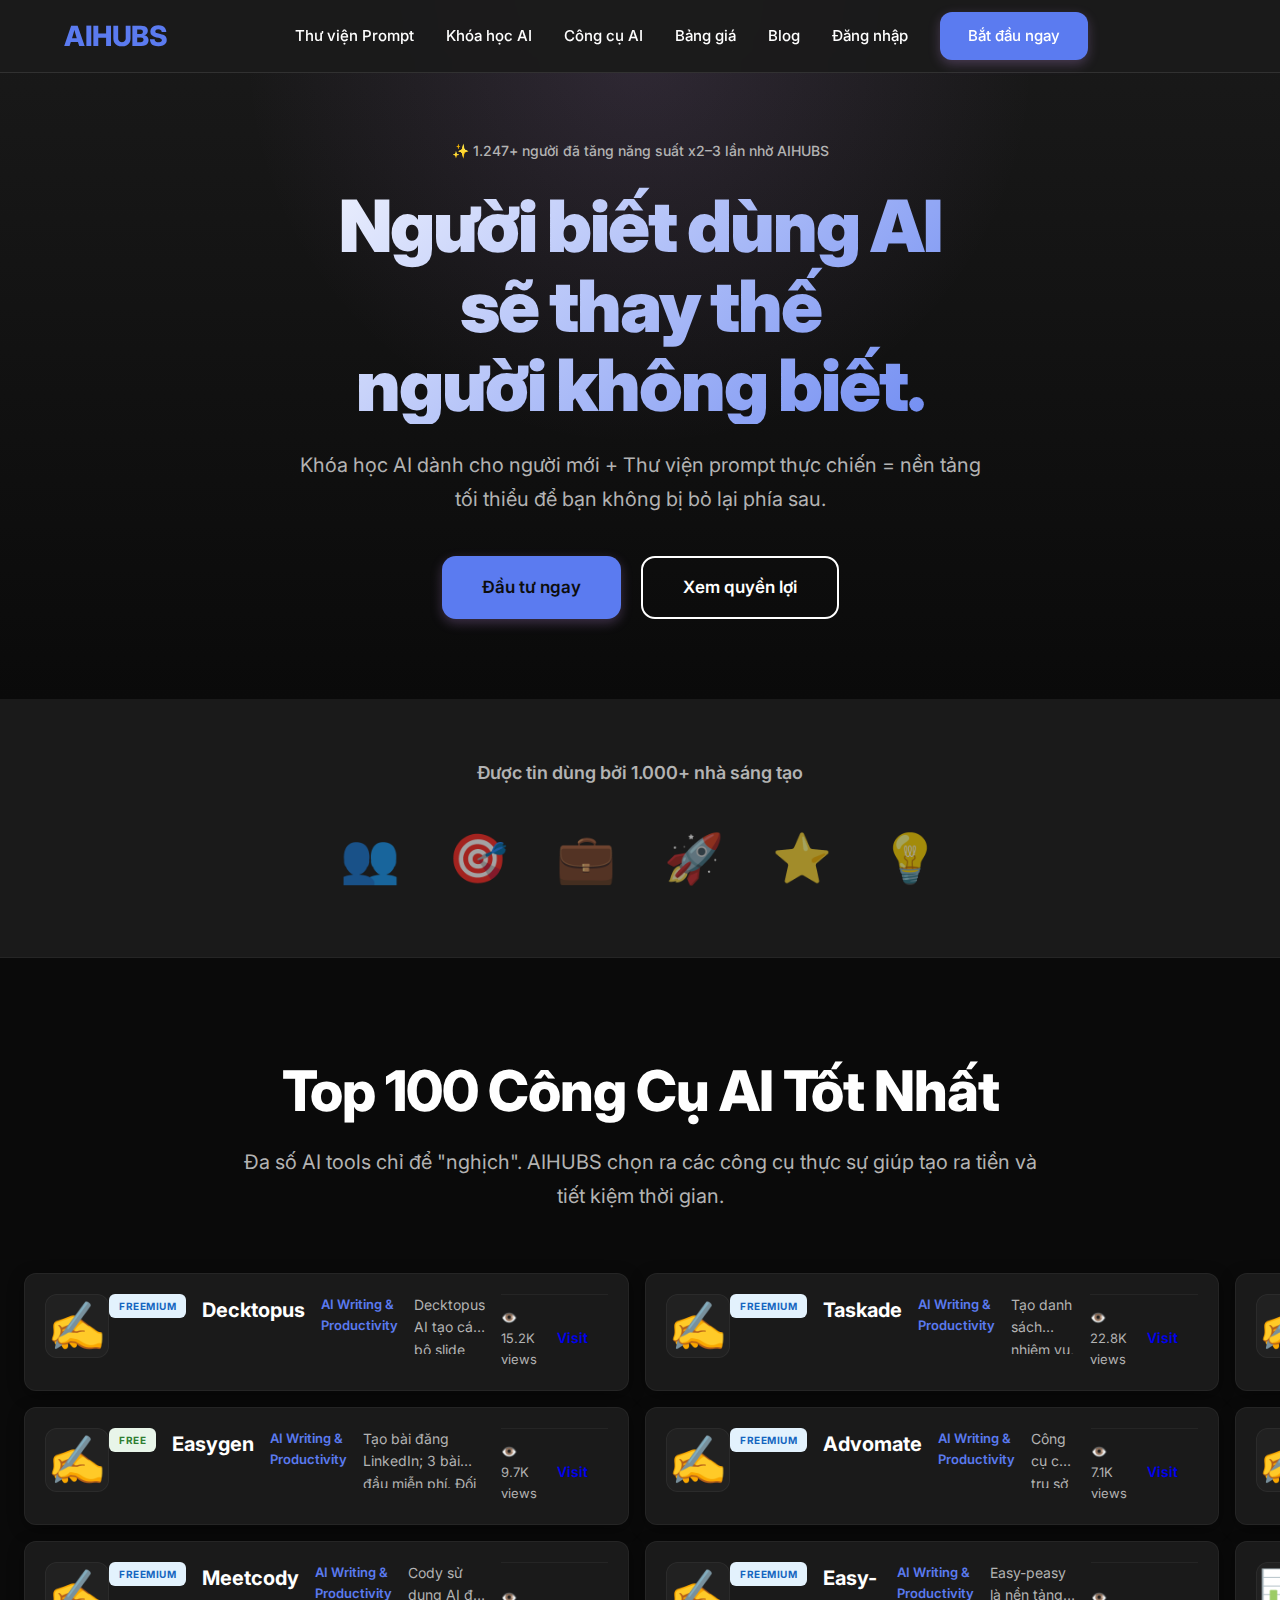
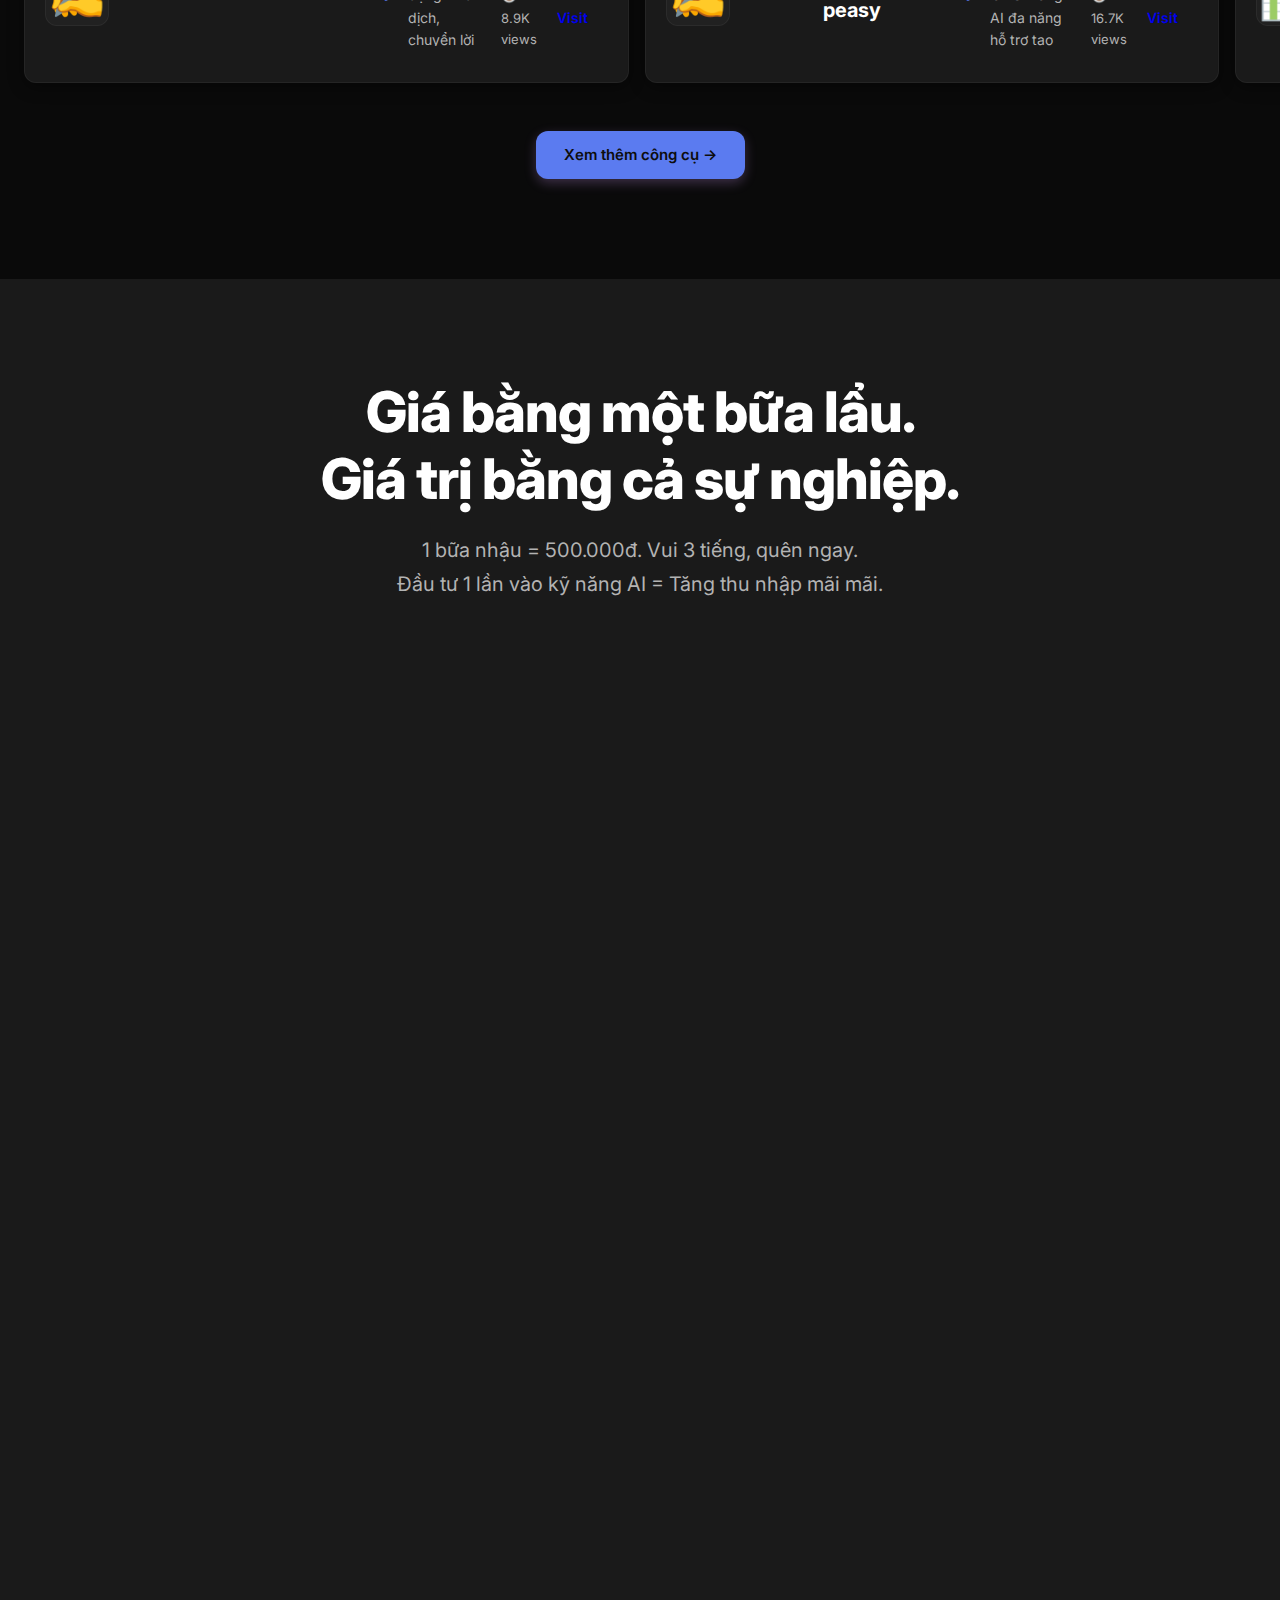
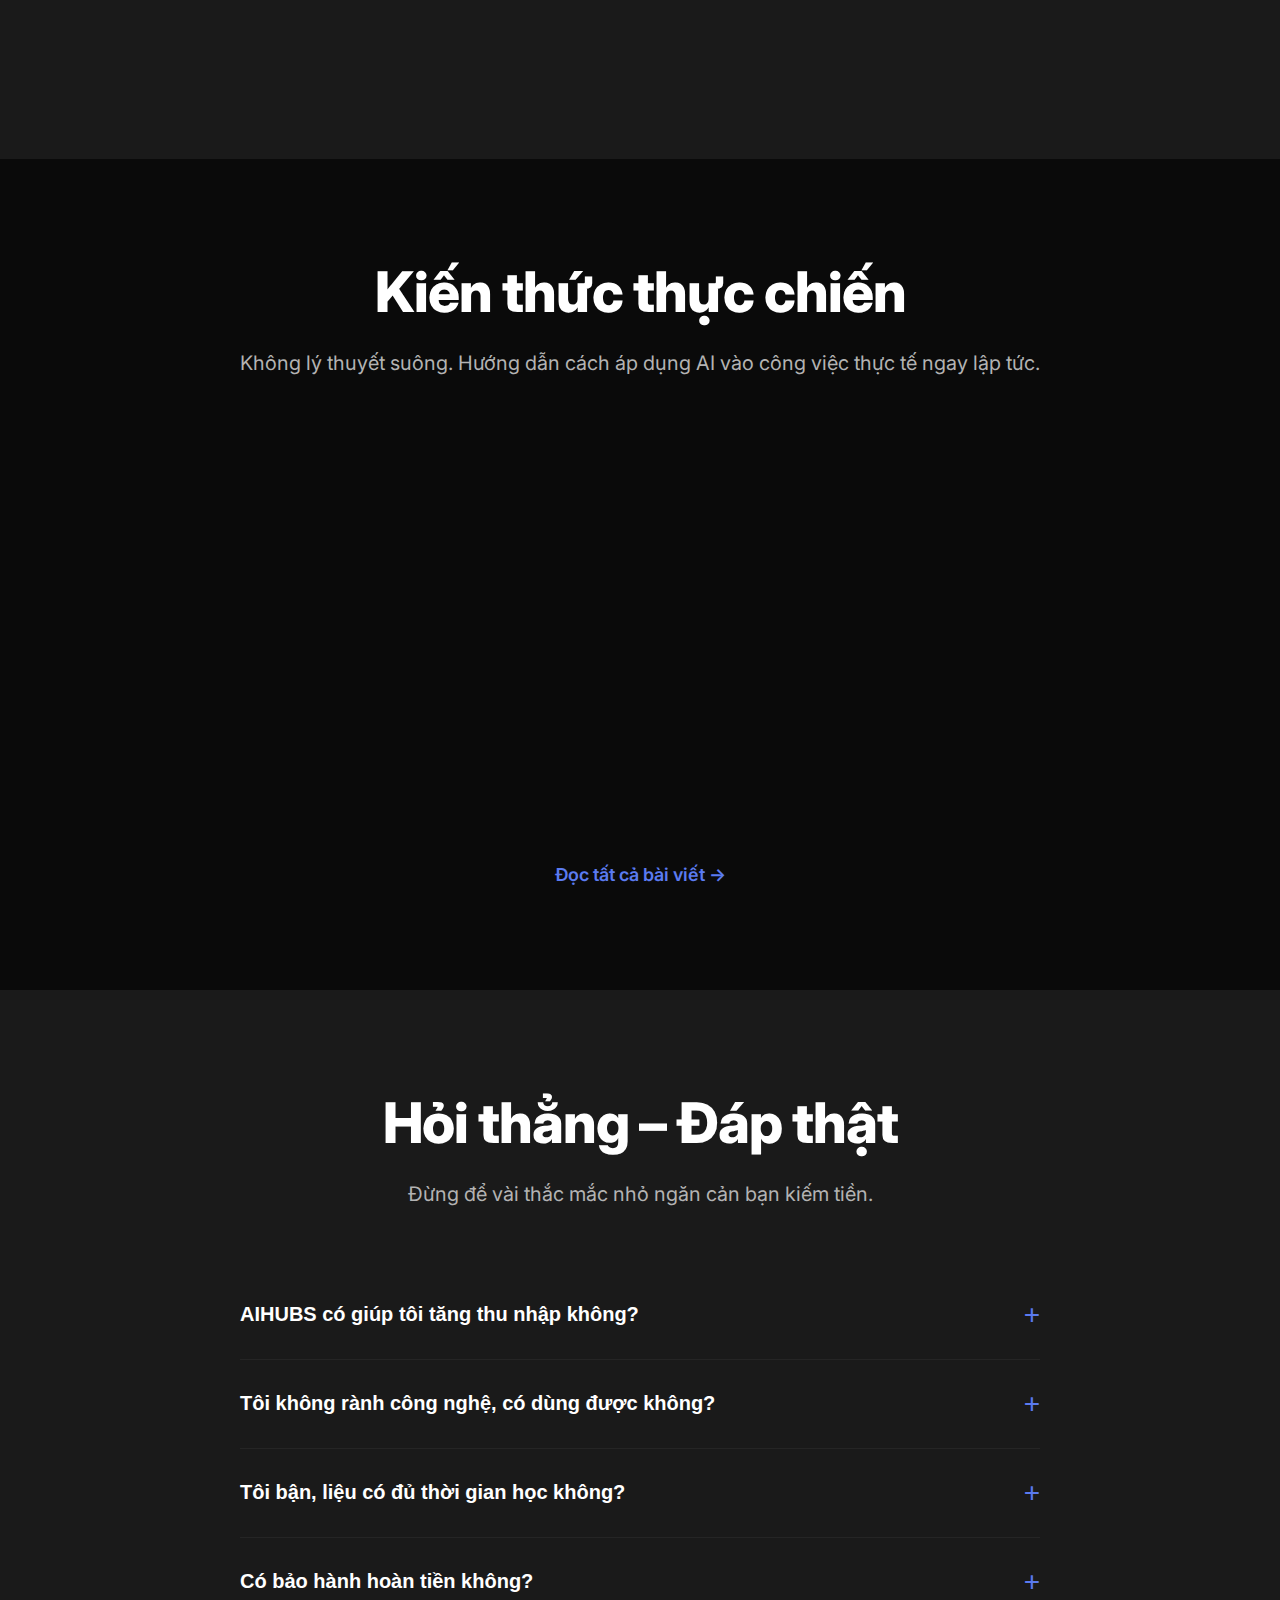
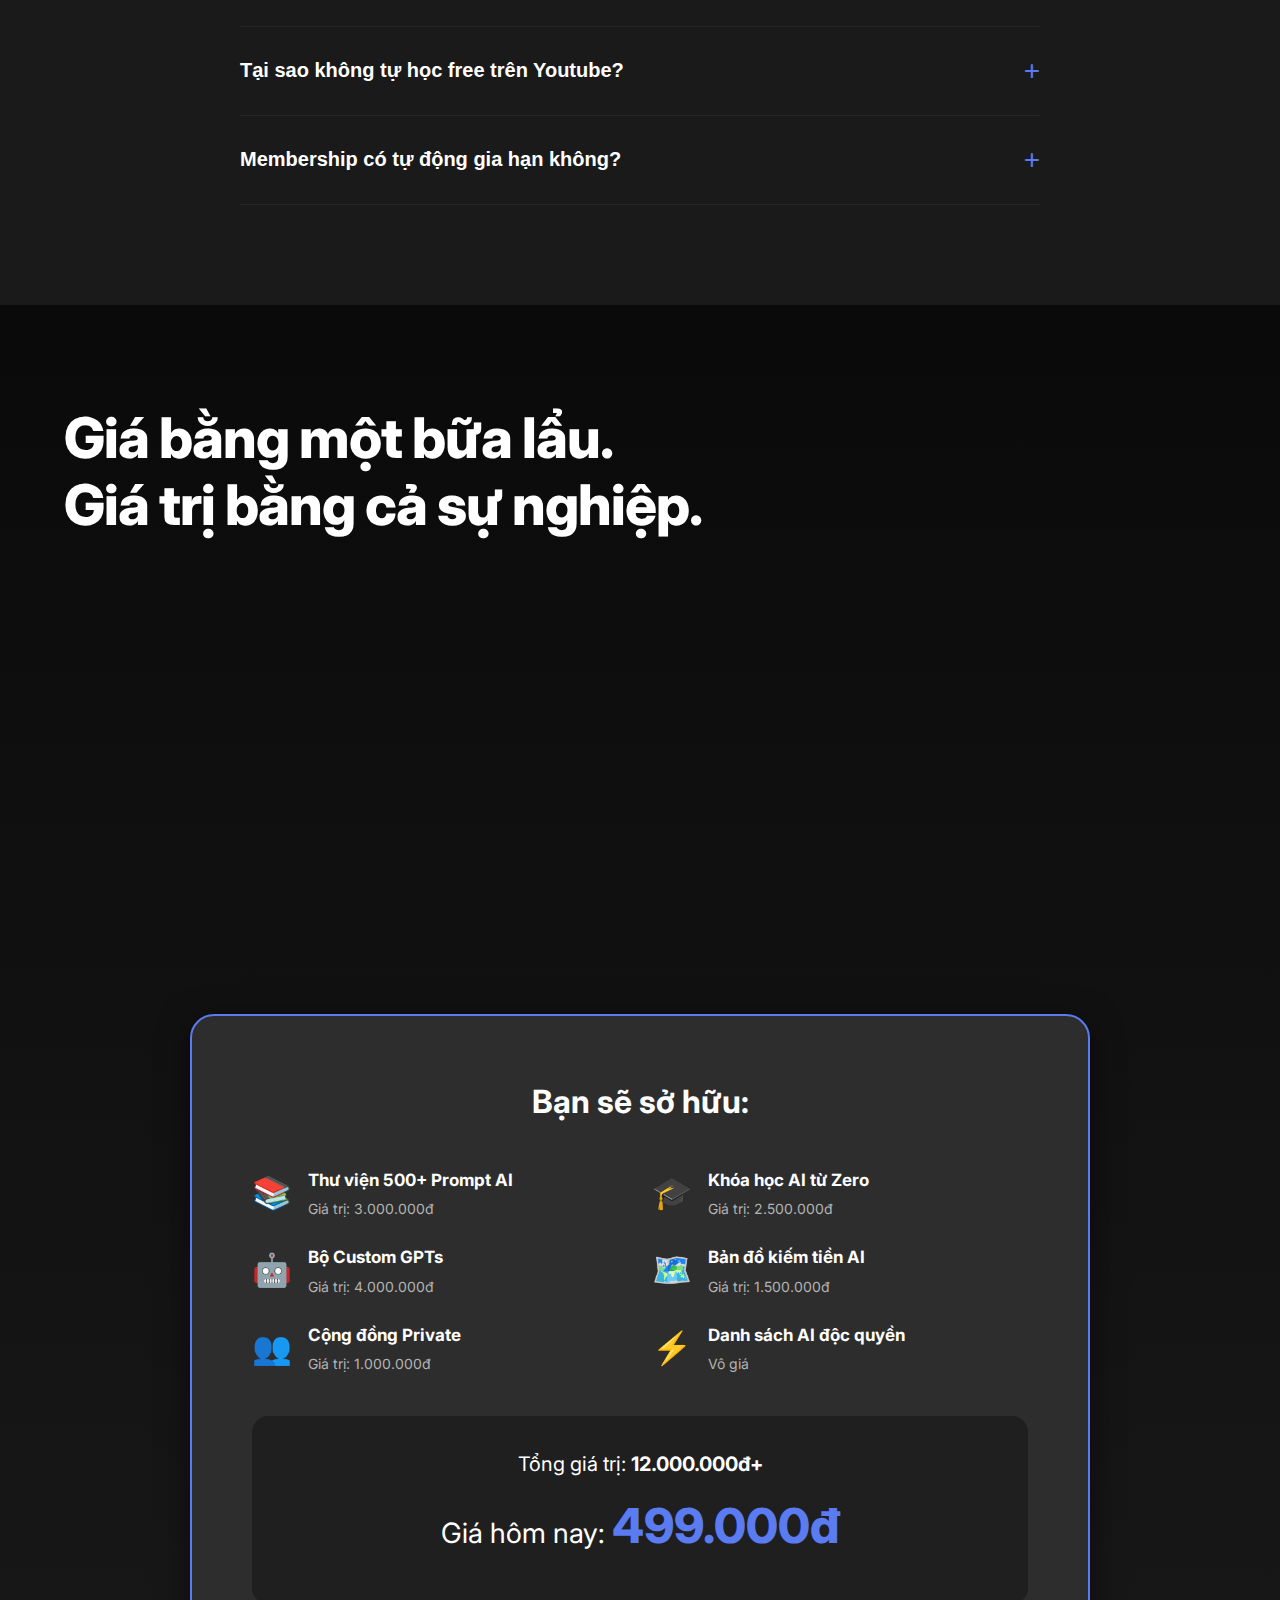
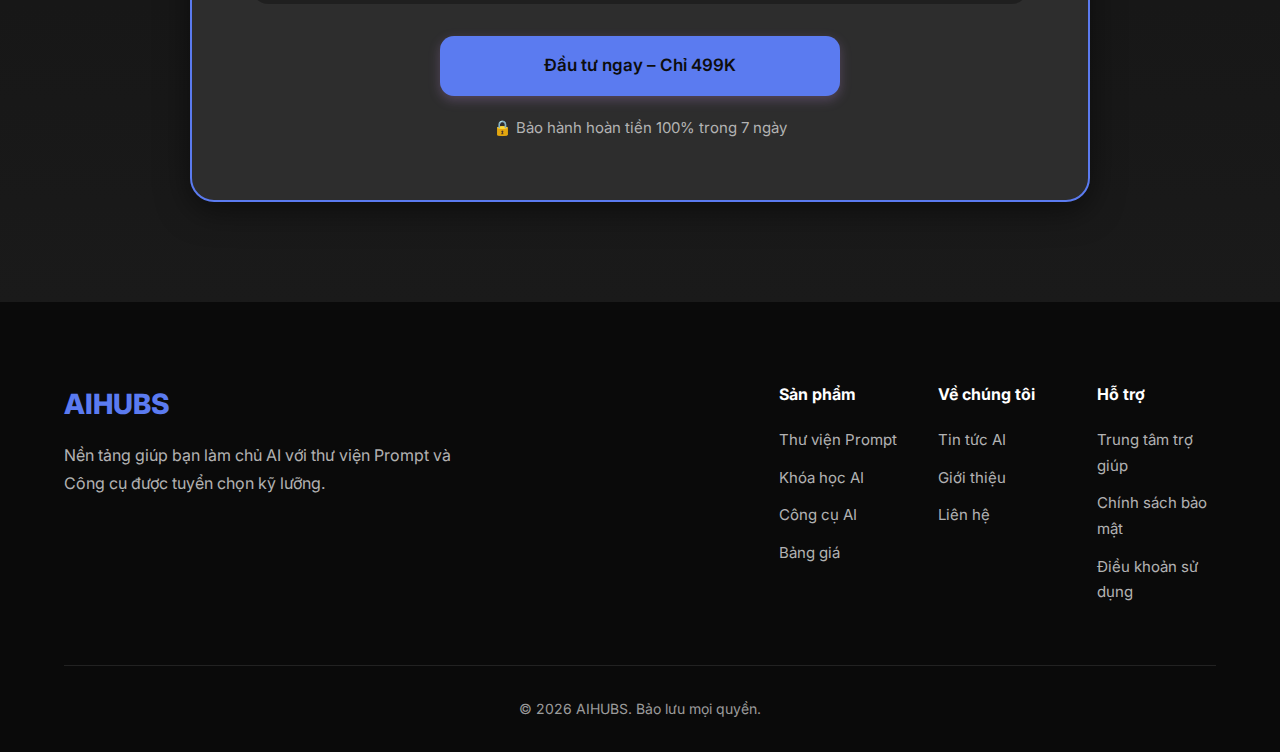
<file: index.html>
<!DOCTYPE html>
<html lang="vi">

<head>
    <meta charset="UTF-8">
    <meta name="viewport" content="width=device-width, initial-scale=1.0">
    <title>AIHUBS - Nền tảng giúp bạn làm chủ AI với thư viện Prompt và Công cụ được tuyển chọn kỹ lưỡng</title>
    <meta name="description"
        content="Khóa học AI cho người mới + Thư viện prompt thực chiến. Học cách sử dụng AI để tăng năng suất x2-3 lần.">
    <link rel="preconnect" href="https://fonts.googleapis.com">
    <link rel="preconnect" href="https://fonts.gstatic.com" crossorigin>
    <link href="https://fonts.googleapis.com/css2?family=Inter:wght@300;400;500;600;700;800;900&display=swap"
        rel="stylesheet">
    <link rel="stylesheet" href="styles.css">
</head>

<body>
    <header class="header">
        <div class="container">
            <div class="header-content">
                <div class="logo">AIHUBS</div>
                <nav class="nav">
                    <a href="#thu-vien-prompt">Thư viện Prompt</a>
                    <a href="#khoa-hoc-ai">Khóa học AI</a>
                    <a href="tools-directory.html">Công cụ AI</a>
                    <a href="#bang-gia">Bảng giá</a>
                    <a href="#blog">Blog</a>
                    <a href="#" class="nav-login">Đăng nhập</a>
                    <a href="#bang-gia" class="btn btn-primary">Bắt đầu ngay</a>
                </nav>
                <button class="mobile-menu-toggle" aria-label="Menu">
                    <span></span>
                    <span></span>
                    <span></span>
                </button>
            </div>
        </div>
    </header>

    <section class="hero">
        <div class="container">
            <div class="hero-content">
                <p class="social-proof">✨ 1.247+ người đã tăng năng suất x2–3 lần nhờ AIHUBS</p>
                <h1 class="hero-title">
                    Người biết dùng AI<br>
                    sẽ thay thế<br>
                    người không biết.
                </h1>
                <p class="hero-subtitle">
                    Khóa học AI dành cho người mới + Thư viện prompt thực chiến = nền tảng tối thiểu để bạn không bị bỏ
                    lại phía sau.
                </p>
                <div class="hero-cta">
                    <a href="#bang-gia" class="btn btn-primary btn-large">Đầu tư ngay</a>
                    <a href="#quyen-loi" class="btn btn-outline btn-large">Xem quyền lợi</a>
                </div>
            </div>
        </div>
    </section>

    <section class="trust-section">
        <div class="container">
            <h2 class="section-title-small">Được tin dùng bởi 1.000+ nhà sáng tạo</h2>
            <div class="trust-logos">
                <div class="trust-logo">👥</div>
                <div class="trust-logo">🎯</div>
                <div class="trust-logo">💼</div>
                <div class="trust-logo">🚀</div>
                <div class="trust-logo">⭐</div>
                <div class="trust-logo">💡</div>
            </div>
        </div>
    </section>

    <section id="cong-cu-ai" class="tools-section">
        <div class="container">
            <div class="section-header">
                <h2 class="section-title">Top 100 Công Cụ AI Tốt Nhất</h2>
                <p class="section-subtitle">
                    Đa số AI tools chỉ để "nghịch". AIHUBS chọn ra các công cụ thực sự giúp tạo ra tiền và tiết kiệm
                    thời gian.
                </p>
            </div>
            <div class="tools-grid" id="toolsGrid">
                <!-- Tools will be loaded dynamically -->
            </div>
            <div class="section-footer">
                <a href="tools-directory.html" class="btn btn-primary" style="margin: 0 auto;">
                    Xem thêm công cụ →
                </a>
            </div>
        </div>
    </section>

    <section id="bang-gia" class="pricing-section">
        <div class="container">
            <div class="section-header">
                <h2 class="section-title">Giá bằng một bữa lẩu.<br>Giá trị bằng cả sự nghiệp.</h2>
                <p class="section-subtitle">
                    1 bữa nhậu = 500.000đ. Vui 3 tiếng, quên ngay.<br>
                    Đầu tư 1 lần vào kỹ năng AI = Tăng thu nhập mãi mãi.
                </p>
            </div>
            <div class="pricing-grid">
                <div class="pricing-card">
                    <div class="pricing-header">
                        <h3 class="pricing-name">HỘI VIÊN PRO</h3>
                        <div class="pricing-price">
                            <span class="price-amount">299.000 ₫</span>
                            <span class="price-period">/ 3 tháng</span>
                        </div>
                        <p class="pricing-description">
                            Dành cho người mới bắt đầu "thử nước". Học cơ bản, làm được việc ngay. Không màu mè.
                        </p>
                    </div>
                    <ul class="pricing-features">
                        <li>✓ Truy cập Thư viện Prompt AIHUBS</li>
                        <li>✓ Khóa học AI cho người mới</li>
                        <li>✓ Update công cụ mới hàng tuần</li>
                        <li>✓ Tham gia cộng đồng Private cơ bản</li>
                    </ul>
                    <a href="#" class="btn btn-outline btn-block">Đăng ký gói Pro</a>
                </div>

                <div class="pricing-card pricing-card-featured">
                    <div class="best-choice-badge">BEST CHOICE</div>
                    <div class="pricing-header">
                        <h3 class="pricing-name">HỘI VIÊN MASTER</h3>
                        <div class="pricing-price">
                            <span class="price-old">2.500.000 ₫</span>
                            <span class="price-amount">499.000 ₫</span>
                            <span class="price-period">/ 6 tháng</span>
                        </div>
                        <p class="pricing-save">Tiết kiệm 30%</p>
                        <p class="pricing-description">
                            Cho người nghiêm túc muốn bứt phá. Full quyền lợi + quà tặng độc quyền.
                        </p>
                    </div>

                    <div class="pricing-section-group">
                        <h4 class="pricing-group-title">QUYỀN LỢI CỐT LÕI</h4>
                        <ul class="pricing-features">
                            <li>✓ Thư viện Prompt AI Lớn nhất</li>
                            <li>✓ Full khóa học AI (cơ bản + nâng cao)</li>
                            <li>✓ Bản đồ kiếm tiền với AI</li>
                            <li>✓ Danh sách AI "in tiền" độc quyền</li>
                            <li>✓ Cộng đồng kín với mentor</li>
                            <li>✓ Giảm 20% các khóa chuyên sâu</li>
                        </ul>
                    </div>

                    <div class="pricing-section-group">
                        <h4 class="pricing-group-title">QUÀ TẶNG ĐỘC QUYỀN</h4>
                        <ul class="pricing-features pricing-features-bonus">
                            <li>🎁 Trợ lý GPT riêng</li>
                            <li>🎁 Bộ Custom GPTs tự động hóa</li>
                        </ul>
                    </div>

                    <a href="#" class="btn btn-primary btn-block btn-large">Đầu tư ngay</a>
                </div>
            </div>
        </div>
    </section>

    <section id="blog" class="blog-section">
        <div class="container">
            <div class="section-header">
                <h2 class="section-title">Kiến thức thực chiến</h2>
                <p class="section-subtitle">
                    Không lý thuyết suông. Hướng dẫn cách áp dụng AI vào công việc thực tế ngay lập tức.
                </p>
            </div>
            <div class="blog-grid">
                <article class="blog-card">
                    <div class="blog-category">AI Writing</div>
                    <div class="blog-meta">
                        <span>15 Dec 2025</span>
                        <span>•</span>
                        <span>5 phút đọc</span>
                    </div>
                    <h3 class="blog-title">Cách viết content bán hàng bằng ChatGPT trong 10 phút</h3>
                    <p class="blog-excerpt">
                        Hướng dẫn chi tiết từng bước để tạo nội dung bán hàng chuyên nghiệp với AI. Kèm template prompt
                        đã test thực tế.
                    </p>
                    <a href="#" class="blog-link">Đọc ngay →</a>
                </article>

                <article class="blog-card">
                    <div class="blog-category">AI Image</div>
                    <div class="blog-meta">
                        <span>12 Dec 2025</span>
                        <span>•</span>
                        <span>8 phút đọc</span>
                    </div>
                    <h3 class="blog-title">Tạo ảnh sản phẩm đẹp mắt không cần nhiếp ảnh gia</h3>
                    <p class="blog-excerpt">
                        Sử dụng Midjourney và DALL-E để tạo hình ảnh sản phẩm chất lượng cao. Case study thực tế từ các
                        brand Việt.
                    </p>
                    <a href="#" class="blog-link">Đọc ngay →</a>
                </article>

                <article class="blog-card">
                    <div class="blog-category">AI Workflow</div>
                    <div class="blog-meta">
                        <span>8 Dec 2025</span>
                        <span>•</span>
                        <span>12 phút đọc</span>
                    </div>
                    <h3 class="blog-title">Tự động hóa 80% công việc marketing với Make + AI</h3>
                    <p class="blog-excerpt">
                        Blueprint hoàn chỉnh để xây dựng hệ thống tự động: từ lên ý tưởng, viết content đến đăng bài và
                        phân tích.
                    </p>
                    <a href="#" class="blog-link">Đọc ngay →</a>
                </article>
            </div>
            <div class="section-footer">
                <a href="#" class="link-arrow">Đọc tất cả bài viết →</a>
            </div>
        </div>
    </section>

    <section class="faq-section">
        <div class="container">
            <div class="section-header">
                <h2 class="section-title">Hỏi thẳng – Đáp thật</h2>
                <p class="section-subtitle">
                    Đừng để vài thắc mắc nhỏ ngăn cản bạn kiếm tiền.
                </p>
            </div>
            <div class="faq-list">
                <div class="faq-item">
                    <button class="faq-question">
                        <span>AIHUBS có giúp tôi tăng thu nhập không?</span>
                        <span class="faq-icon">+</span>
                    </button>
                    <div class="faq-answer">
                        <p>Có. Nhưng không phải ma thuật. AIHUBS cho bạn công cụ, kiến thức và lộ trình rõ ràng. Còn lại
                            phụ thuộc vào việc bạn áp dụng thế nào. Hơn 1.200 thành viên đã dùng để viết content nhanh
                            hơn 5 lần, tạo ảnh miễn phí, tự động hóa quy trình → tiết kiệm thời gian = kiếm được nhiều
                            hơn.</p>
                    </div>
                </div>

                <div class="faq-item">
                    <button class="faq-question">
                        <span>Tôi không rành công nghệ, có dùng được không?</span>
                        <span class="faq-icon">+</span>
                    </button>
                    <div class="faq-answer">
                        <p>Được. AIHUBS thiết kế cho người không rành tech. Mọi thứ đều có video hướng dẫn từng bước,
                            prompt copy-paste là chạy. Nếu bạn biết dùng Facebook, bạn dùng được AI.</p>
                    </div>
                </div>

                <div class="faq-item">
                    <button class="faq-question">
                        <span>Tôi bận, liệu có đủ thời gian học không?</span>
                        <span class="faq-icon">+</span>
                    </button>
                    <div class="faq-answer">
                        <p>Bạn không cần "học". Bạn chỉ cần "dùng". Mỗi prompt trong thư viện AIHUBS là 1 công thức có
                            sẵn. Copy → Paste → Chạy. 5-10 phút/ngày là đủ để bạn áp dụng ngay vào công việc.</p>
                    </div>
                </div>

                <div class="faq-item">
                    <button class="faq-question">
                        <span>Có bảo hành hoàn tiền không?</span>
                        <span class="faq-icon">+</span>
                    </button>
                    <div class="faq-answer">
                        <p>Có. Trong vòng 7 ngày, nếu bạn thấy AIHUBS không phù hợp, chúng tôi hoàn lại 100% tiền. Không
                            hỏi lý do. Không drama.</p>
                    </div>
                </div>

                <div class="faq-item">
                    <button class="faq-question">
                        <span>Tại sao không tự học free trên Youtube?</span>
                        <span class="faq-icon">+</span>
                    </button>
                    <div class="faq-answer">
                        <p>Được. Nhưng bạn sẽ mất 30-50 giờ lọc thông tin, thử sai, bị overwhelm bởi quá nhiều lựa chọn.
                            AIHUBS đã làm việc đó cho bạn: chọn lọc, test thật, đóng gói thành lộ trình rõ ràng. Bạn chỉ
                            cần đi theo và thực hành.</p>
                    </div>
                </div>

                <div class="faq-item">
                    <button class="faq-question">
                        <span>Membership có tự động gia hạn không?</span>
                        <span class="faq-icon">+</span>
                    </button>
                    <div class="faq-answer">
                        <p>Không. Bạn chỉ trả 1 lần cho gói bạn chọn (3 hoặc 6 tháng). Hết hạn muốn tiếp tục thì mới gia
                            hạn. Không tự động trừ tiền, không bẫy.</p>
                    </div>
                </div>
            </div>
        </div>
    </section>

    <section id="quyen-loi" class="final-cta-section">
        <div class="container">
            <h2 class="section-title">Giá bằng một bữa lẩu.<br>Giá trị bằng cả sự nghiệp.</h2>
            <div class="comparison-grid">
                <div class="comparison-card comparison-bad">
                    <h3>Lựa chọn 1: Tiếp tục mò mẫm</h3>
                    <ul class="comparison-list">
                        <li>❌ Mất 30–50 giờ search thông tin rời rạc</li>
                        <li>❌ Thử sai, lãng phí tiền vào tool vô dụng</li>
                        <li>❌ Stress vì công nghệ thay đổi quá nhanh</li>
                        <li>❌ Không biết bắt đầu từ đâu</li>
                        <li>❌ Chạy theo trend, không có hệ thống</li>
                    </ul>
                </div>

                <div class="comparison-card comparison-good">
                    <h3>Lựa chọn 2: Lấy luôn đáp án</h3>
                    <ul class="comparison-list">
                        <li>✅ Đi nhanh hơn 10 lần với lộ trình rõ ràng</li>
                        <li>✅ Áp dụng ngay hôm nay, thấy kết quả tuần sau</li>
                        <li>✅ Có cộng đồng hỗ trợ khi bí</li>
                        <li>✅ Được update công cụ mới liên tục</li>
                        <li>✅ Tự tin khi AI thay đổi → bạn đã có nền</li>
                    </ul>
                </div>
            </div>

            <div class="value-box">
                <h3>Bạn sẽ sở hữu:</h3>
                <div class="value-grid">
                    <div class="value-item">
                        <span class="value-icon">📚</span>
                        <div>
                            <strong>Thư viện 500+ Prompt AI</strong>
                            <p>Giá trị: 3.000.000đ</p>
                        </div>
                    </div>
                    <div class="value-item">
                        <span class="value-icon">🎓</span>
                        <div>
                            <strong>Khóa học AI từ Zero</strong>
                            <p>Giá trị: 2.500.000đ</p>
                        </div>
                    </div>
                    <div class="value-item">
                        <span class="value-icon">🤖</span>
                        <div>
                            <strong>Bộ Custom GPTs</strong>
                            <p>Giá trị: 4.000.000đ</p>
                        </div>
                    </div>
                    <div class="value-item">
                        <span class="value-icon">🗺️</span>
                        <div>
                            <strong>Bản đồ kiếm tiền AI</strong>
                            <p>Giá trị: 1.500.000đ</p>
                        </div>
                    </div>
                    <div class="value-item">
                        <span class="value-icon">👥</span>
                        <div>
                            <strong>Cộng đồng Private</strong>
                            <p>Giá trị: 1.000.000đ</p>
                        </div>
                    </div>
                    <div class="value-item">
                        <span class="value-icon">⚡</span>
                        <div>
                            <strong>Danh sách AI độc quyền</strong>
                            <p>Vô giá</p>
                        </div>
                    </div>
                </div>
                <div class="value-total">
                    <p>Tổng giá trị: <strong>12.000.000đ+</strong></p>
                    <p class="value-price">Giá hôm nay: <span>499.000đ</span></p>
                </div>
                <a href="#bang-gia" class="btn btn-primary btn-large btn-cta-final">Đầu tư ngay – Chỉ 499K</a>
                <p class="guarantee">🔒 Bảo hành hoàn tiền 100% trong 7 ngày</p>
            </div>
        </div>
    </section>

    <footer class="footer">
        <div class="container">
            <div class="footer-content">
                <div class="footer-brand">
                    <div class="footer-logo">AIHUBS</div>
                    <p class="footer-tagline">Nền tảng giúp bạn làm chủ AI với thư viện Prompt và Công cụ được tuyển
                        chọn kỹ lưỡng.</p>
                </div>
                <div class="footer-links">
                    <div class="footer-column">
                        <h4>Sản phẩm</h4>
                        <ul>
                            <li><a href="#thu-vien-prompt">Thư viện Prompt</a></li>
                            <li><a href="#khoa-hoc-ai">Khóa học AI</a></li>
                            <li><a href="#cong-cu-ai">Công cụ AI</a></li>
                            <li><a href="#bang-gia">Bảng giá</a></li>
                        </ul>
                    </div>
                    <div class="footer-column">
                        <h4>Về chúng tôi</h4>
                        <ul>
                            <li><a href="#">Tin tức AI</a></li>
                            <li><a href="#">Giới thiệu</a></li>
                            <li><a href="#">Liên hệ</a></li>
                        </ul>
                    </div>
                    <div class="footer-column">
                        <h4>Hỗ trợ</h4>
                        <ul>
                            <li><a href="#">Trung tâm trợ giúp</a></li>
                            <li><a href="#">Chính sách bảo mật</a></li>
                            <li><a href="#">Điều khoản sử dụng</a></li>
                        </ul>
                    </div>
                </div>
            </div>
            <div class="footer-bottom">
                <p>&copy; 2026 AIHUBS. Bảo lưu mọi quyền.</p>
            </div>
        </div>
    </footer>

    <script src="script.js"></script>
</body>

</html>
</file>
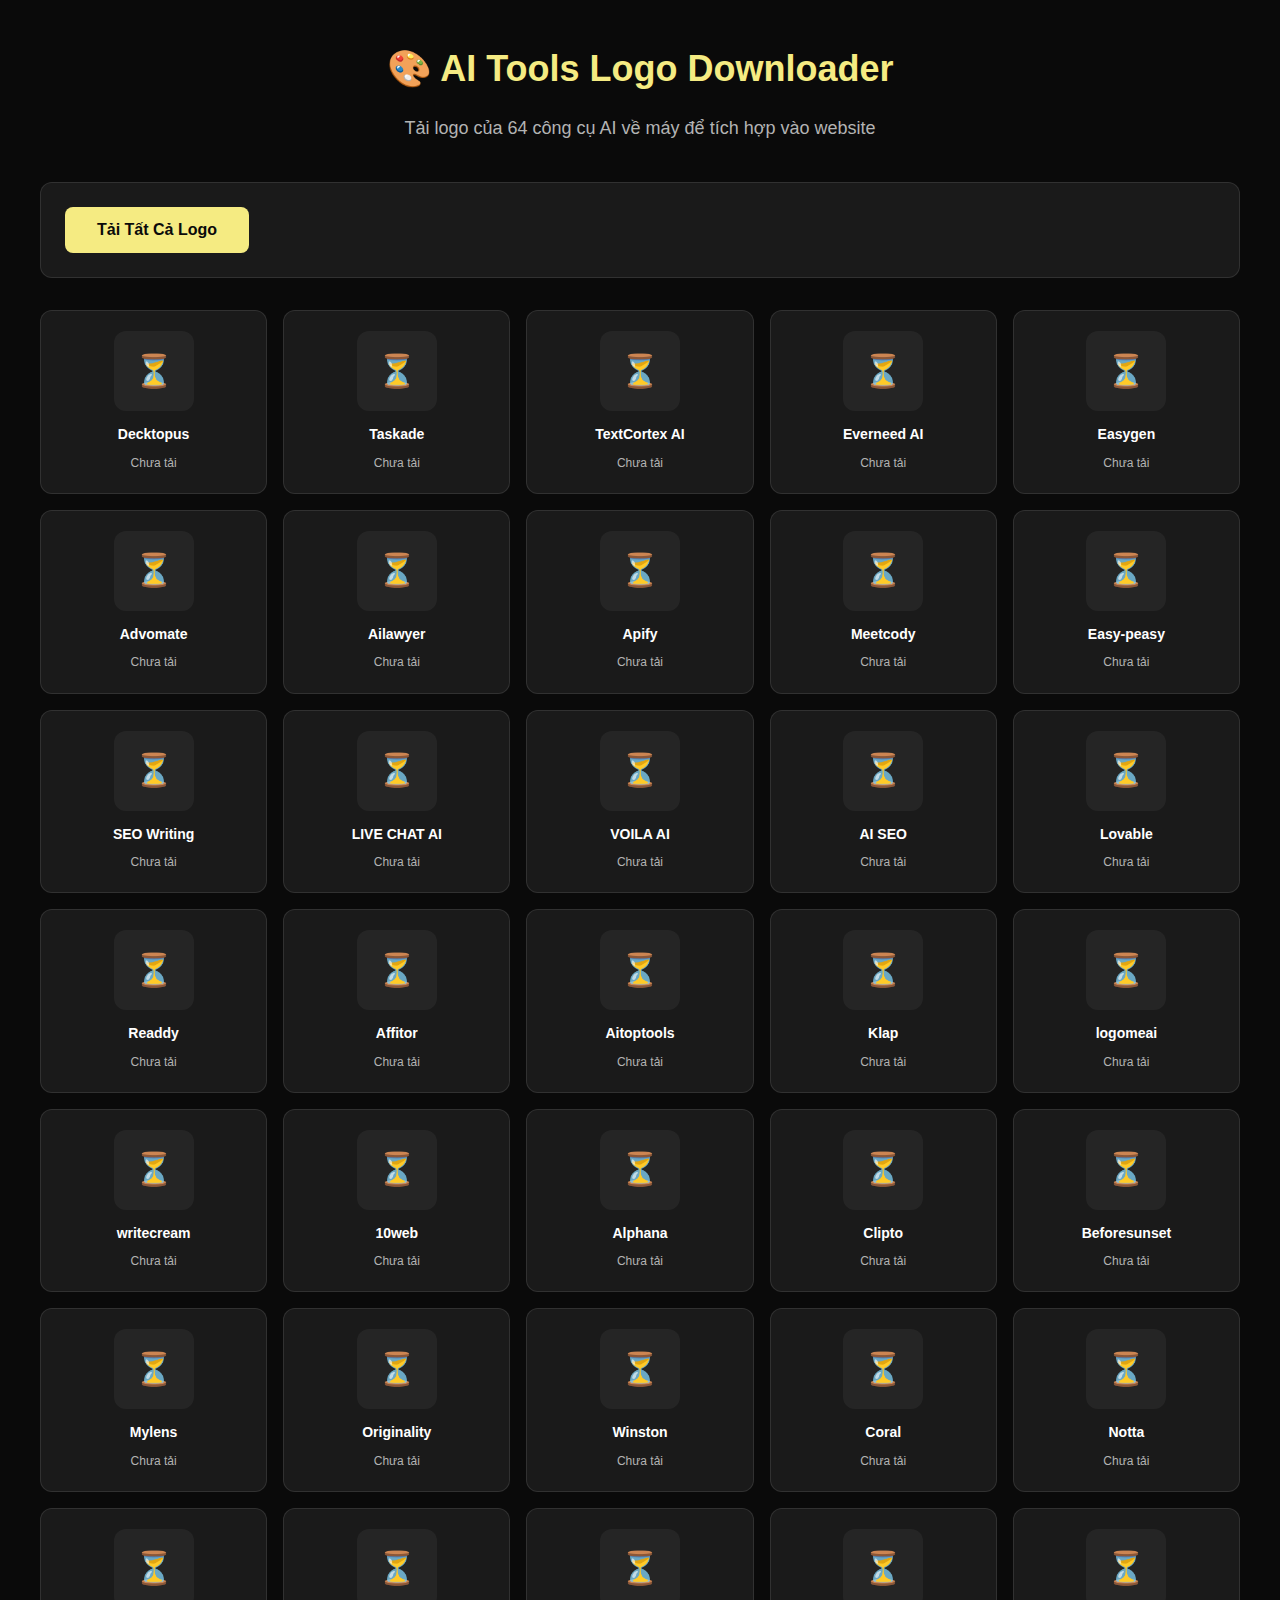
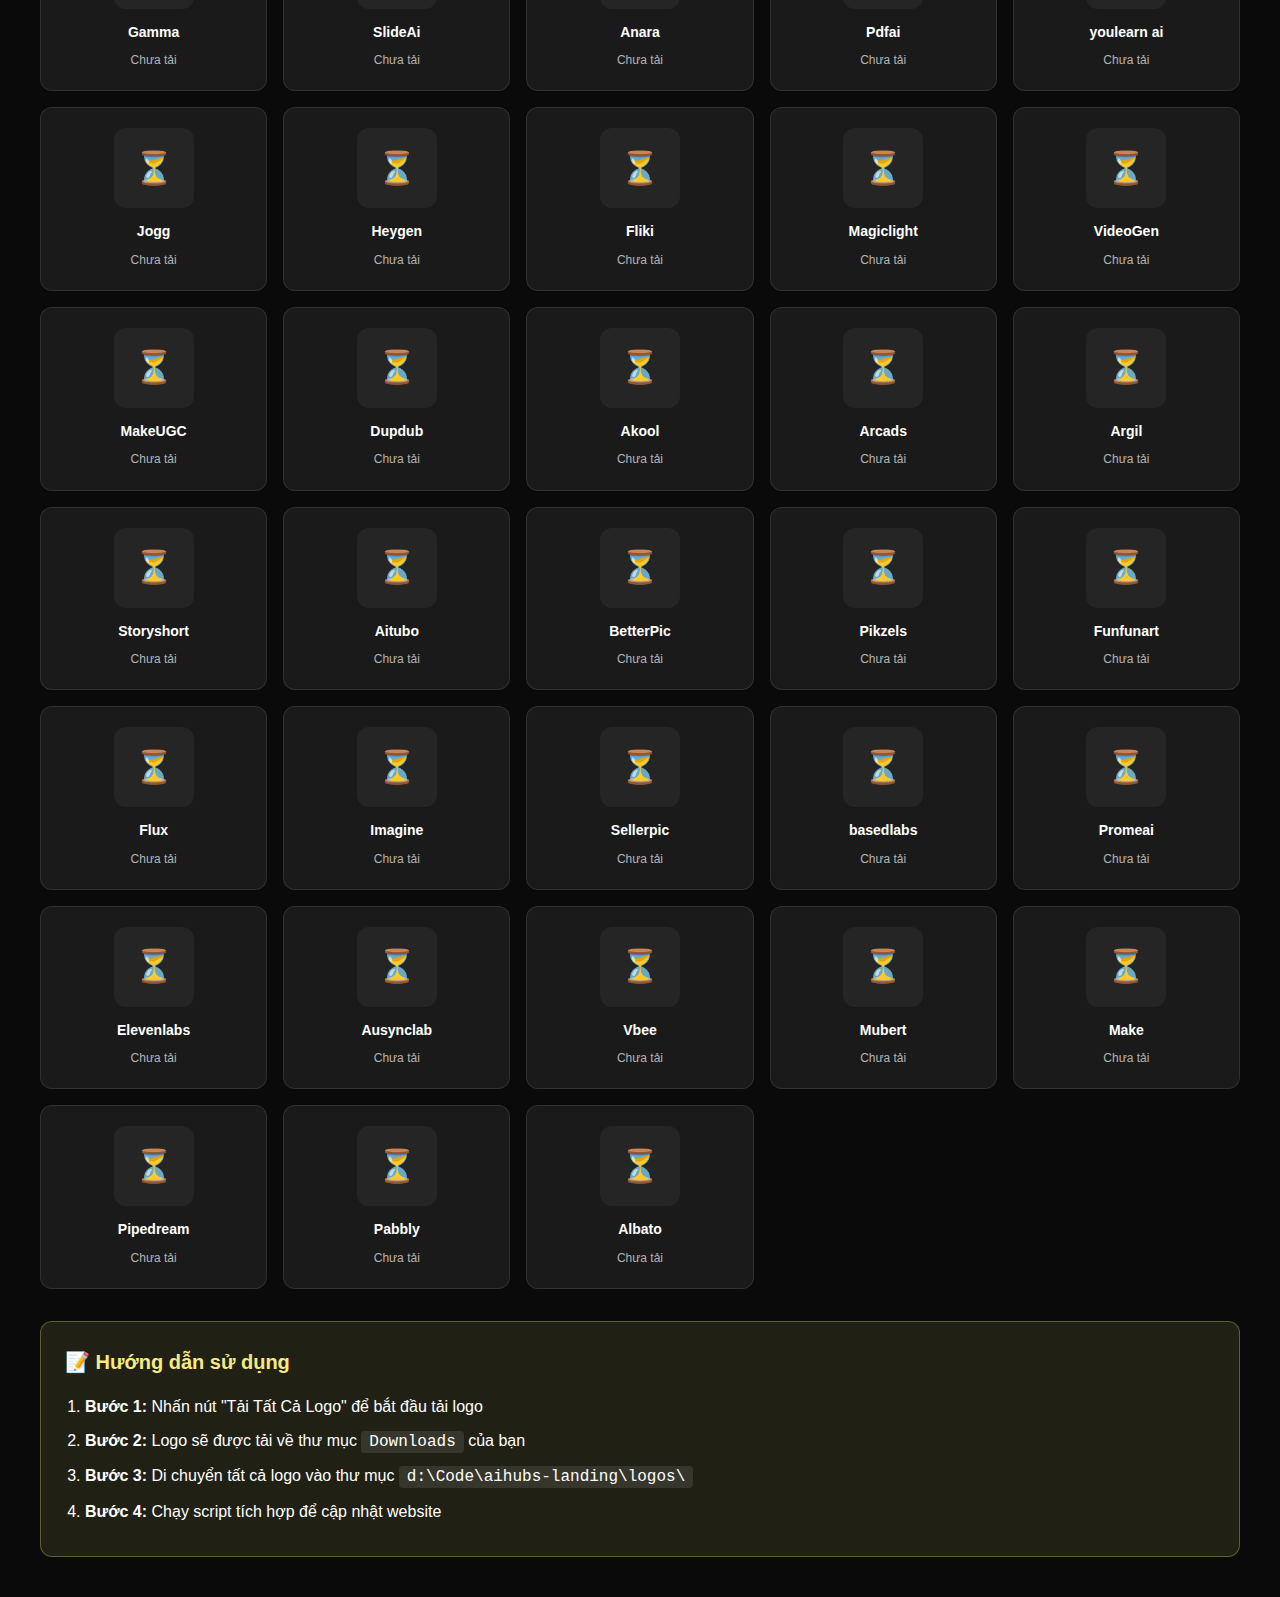
<file: logo-downloader.html>
<!DOCTYPE html>
<html lang="vi">

<head>
    <meta charset="UTF-8">
    <meta name="viewport" content="width=device-width, initial-scale=1.0">
    <title>AI Tools Logo Downloader</title>
    <style>
        * {
            margin: 0;
            padding: 0;
            box-sizing: border-box;
        }

        body {
            font-family: 'Inter', -apple-system, BlinkMacSystemFont, 'Segoe UI', sans-serif;
            background: #0a0a0a;
            color: #ffffff;
            padding: 40px 20px;
            line-height: 1.6;
        }

        .container {
            max-width: 1200px;
            margin: 0 auto;
        }

        header {
            text-align: center;
            margin-bottom: 40px;
        }

        h1 {
            font-size: 36px;
            font-weight: 900;
            margin-bottom: 16px;
            color: #f5eb82;
        }

        .subtitle {
            font-size: 18px;
            color: #b3b3b3;
        }

        .controls {
            background: #1a1a1a;
            padding: 24px;
            border-radius: 12px;
            margin-bottom: 32px;
            border: 1px solid rgba(255, 255, 255, 0.1);
        }

        button {
            background: #f5eb82;
            color: #0a0a0a;
            border: none;
            padding: 14px 32px;
            font-size: 16px;
            font-weight: 700;
            border-radius: 8px;
            cursor: pointer;
            transition: all 0.3s;
        }

        button:hover {
            background: #f2e456;
            transform: translateY(-2px);
        }

        button:disabled {
            background: #666;
            cursor: not-allowed;
            transform: none;
        }

        .progress {
            margin-top: 16px;
            font-size: 14px;
            color: #b3b3b3;
        }

        .progress-bar {
            width: 100%;
            height: 8px;
            background: rgba(255, 255, 255, 0.1);
            border-radius: 4px;
            overflow: hidden;
            margin-top: 8px;
        }

        .progress-fill {
            height: 100%;
            background: #f5eb82;
            transition: width 0.3s;
            width: 0%;
        }

        .tools-grid {
            display: grid;
            grid-template-columns: repeat(auto-fill, minmax(200px, 1fr));
            gap: 16px;
            margin-top: 32px;
        }

        .tool-item {
            background: #1a1a1a;
            border: 1px solid rgba(255, 255, 255, 0.1);
            border-radius: 12px;
            padding: 20px;
            text-align: center;
        }

        .tool-item.success {
            border-color: #4caf50;
        }

        .tool-item.error {
            border-color: #f44336;
        }

        .tool-logo {
            width: 80px;
            height: 80px;
            margin: 0 auto 12px;
            background: rgba(255, 255, 255, 0.05);
            border-radius: 12px;
            display: flex;
            align-items: center;
            justify-content: center;
            overflow: hidden;
        }

        .tool-logo img {
            max-width: 100%;
            max-height: 100%;
            object-fit: contain;
        }

        .tool-name {
            font-size: 14px;
            font-weight: 600;
            margin-bottom: 8px;
        }

        .tool-status {
            font-size: 12px;
            color: #b3b3b3;
        }

        .status-success {
            color: #4caf50;
        }

        .status-error {
            color: #f44336;
        }

        .instructions {
            background: rgba(245, 235, 130, 0.1);
            border: 1px solid rgba(245, 235, 130, 0.3);
            border-radius: 12px;
            padding: 24px;
            margin-top: 32px;
        }

        .instructions h2 {
            font-size: 20px;
            margin-bottom: 16px;
            color: #f5eb82;
        }

        .instructions ol {
            margin-left: 20px;
        }

        .instructions li {
            margin-bottom: 8px;
        }

        code {
            background: rgba(255, 255, 255, 0.1);
            padding: 2px 8px;
            border-radius: 4px;
            font-family: 'Courier New', monospace;
        }
    </style>
</head>

<body>
    <div class="container">
        <header>
            <h1>🎨 AI Tools Logo Downloader</h1>
            <p class="subtitle">Tải logo của 64 công cụ AI về máy để tích hợp vào website</p>
        </header>

        <div class="controls">
            <button id="downloadBtn" onclick="downloadAllLogos()">Tải Tất Cả Logo</button>
            <div class="progress" id="progress" style="display: none;">
                <span id="progressText">Đang tải: 0/64</span>
                <div class="progress-bar">
                    <div class="progress-fill" id="progressFill"></div>
                </div>
            </div>
        </div>

        <div class="tools-grid" id="toolsGrid"></div>

        <div class="instructions">
            <h2>📝 Hướng dẫn sử dụng</h2>
            <ol>
                <li><strong>Bước 1:</strong> Nhấn nút "Tải Tất Cả Logo" để bắt đầu tải logo</li>
                <li><strong>Bước 2:</strong> Logo sẽ được tải về thư mục <code>Downloads</code> của bạn</li>
                <li><strong>Bước 3:</strong> Di chuyển tất cả logo vào thư mục
                    <code>d:\Code\aihubs-landing\logos\</code></li>
                <li><strong>Bước 4:</strong> Chạy script tích hợp để cập nhật website</li>
            </ol>
        </div>
    </div>

    <script>
        const TOOLS = [
            { name: "Decktopus", domain: "decktopus.com" },
            { name: "Taskade", domain: "taskade.com" },
            { name: "TextCortex AI", domain: "textcortex.com" },
            { name: "Everneed AI", domain: "everneedai.com" },
            { name: "Easygen", domain: "easygen.io" },
            { name: "Advomate", domain: "advomate.cz" },
            { name: "Ailawyer", domain: "ailawyer.pro" },
            { name: "Apify", domain: "apify.com" },
            { name: "Meetcody", domain: "meetcody.ai" },
            { name: "Easy-peasy", domain: "easy-peasy.ai" },
            { name: "SEO Writing", domain: "seowriting.ai" },
            { name: "LIVE CHAT AI", domain: "livechat.com" },
            { name: "VOILA AI", domain: "getvoila.ai" },
            { name: "AI SEO", domain: "aiseo.ai" },
            { name: "Lovable", domain: "lovable.dev" },
            { name: "Readdy", domain: "readdy.ai" },
            { name: "Affitor", domain: "affitor.com" },
            { name: "Aitoptools", domain: "aitoptools.com" },
            { name: "Klap", domain: "klap.app" },
            { name: "logomeai", domain: "logomeai.com" },
            { name: "writecream", domain: "writecream.com" },
            { name: "10web", domain: "10web.io" },
            { name: "Alphana", domain: "alphana.ai" },
            { name: "Clipto", domain: "clipto.com" },
            { name: "Beforesunset", domain: "beforesunset.ai" },
            { name: "Mylens", domain: "mylens.ai" },
            { name: "Originality", domain: "originality.ai" },
            { name: "Winston", domain: "gowinston.ai" },
            { name: "Coral", domain: "getcoralai.com" },
            { name: "Notta", domain: "notta.ai" },
            { name: "Gamma", domain: "gamma.app" },
            { name: "SlideAi", domain: "slidesai.io" },
            { name: "Anara", domain: "anara.com" },
            { name: "Pdfai", domain: "pdf.ai" },
            { name: "youlearn ai", domain: "youlearn.ai" },
            { name: "Jogg", domain: "jogg.ai" },
            { name: "Heygen", domain: "heygen.com" },
            { name: "Fliki", domain: "fliki.ai" },
            { name: "Magiclight", domain: "magiclight.ai" },
            { name: "VideoGen", domain: "videogen.io" },
            { name: "MakeUGC", domain: "makeugc.ai" },
            { name: "Dupdub", domain: "dupdub.com" },
            { name: "Akool", domain: "akool.com" },
            { name: "Arcads", domain: "arcads.ai" },
            { name: "Argil", domain: "argil.ai" },
            { name: "Storyshort", domain: "storyshort.ai" },
            { name: "Aitubo", domain: "aitubo.ai" },
            { name: "BetterPic", domain: "betterpic.io" },
            { name: "Pikzels", domain: "pikzels.com" },
            { name: "Funfunart", domain: "funfun.art" },
            { name: "Flux", domain: "flux-ai.io" },
            { name: "Imagine", domain: "imagine.art" },
            { name: "Sellerpic", domain: "sellerpic.ai" },
            { name: "basedlabs", domain: "basedlabs.ai" },
            { name: "Promeai", domain: "promeai.pro" },
            { name: "Elevenlabs", domain: "elevenlabs.io" },
            { name: "Ausynclab", domain: "ausynclab.io" },
            { name: "Vbee", domain: "vbee.vn" },
            { name: "Mubert", domain: "mubert.com" },
            { name: "Make", domain: "make.com" },
            { name: "Pipedream", domain: "pipedream.com" },
            { name: "Pabbly", domain: "pabbly.com" },
            { name: "Albato", domain: "albato.com" }
        ];

        function renderToolsGrid() {
            const grid = document.getElementById('toolsGrid');
            TOOLS.forEach(tool => {
                const item = document.createElement('div');
                item.className = 'tool-item';
                item.id = `tool-${tool.name.toLowerCase().replace(/\s+/g, '-')}`;
                item.innerHTML = `
                    <div class="tool-logo">
                        <span style="font-size: 32px;">⏳</span>
                    </div>
                    <div class="tool-name">${tool.name}</div>
                    <div class="tool-status">Chưa tải</div>
                `;
                grid.appendChild(item);
            });
        }

        async function downloadLogo(tool, index) {
            const logoUrl = `https://logo.clearbit.com/${tool.domain}`;
            const itemId = `tool-${tool.name.toLowerCase().replace(/\s+/g, '-')}`;
            const item = document.getElementById(itemId);
            const logoDiv = item.querySelector('.tool-logo');
            const statusDiv = item.querySelector('.tool-status');

            try {
                // Test if logo exists
                const response = await fetch(logoUrl);
                if (response.ok) {
                    // Create download link
                    const link = document.createElement('a');
                    link.href = logoUrl;
                    link.download = `${tool.name.toLowerCase().replace(/\s+/g, '-')}.png`;
                    link.click();

                    // Update UI
                    logoDiv.innerHTML = `<img src="${logoUrl}" alt="${tool.name}">`;
                    statusDiv.textContent = '✓ Đã tải';
                    statusDiv.className = 'tool-status status-success';
                    item.classList.add('success');

                    return true;
                } else {
                    throw new Error('Logo not found');
                }
            } catch (error) {
                // Try Google favicon as fallback
                const faviconUrl = `https://www.google.com/s2/favicons?domain=${tool.domain}&sz=128`;

                try {
                    const link = document.createElement('a');
                    link.href = faviconUrl;
                    link.download = `${tool.name.toLowerCase().replace(/\s+/g, '-')}.png`;
                    link.click();

                    logoDiv.innerHTML = `<img src="${faviconUrl}" alt="${tool.name}">`;
                    statusDiv.textContent = '✓ Favicon';
                    statusDiv.className = 'tool-status status-success';
                    item.classList.add('success');

                    return true;
                } catch (e) {
                    logoDiv.innerHTML = `<span style="font-size: 32px;">❌</span>`;
                    statusDiv.textContent = '✗ Lỗi';
                    statusDiv.className = 'tool-status status-error';
                    item.classList.add('error');
                    return false;
                }
            }
        }

        async function downloadAllLogos() {
            const btn = document.getElementById('downloadBtn');
            const progress = document.getElementById('progress');
            const progressText = document.getElementById('progressText');
            const progressFill = document.getElementById('progressFill');

            btn.disabled = true;
            progress.style.display = 'block';

            let completed = 0;
            let success = 0;

            for (let i = 0; i < TOOLS.length; i++) {
                const tool = TOOLS[i];
                const result = await downloadLogo(tool, i);

                completed++;
                if (result) success++;

                const percent = (completed / TOOLS.length) * 100;
                progressText.textContent = `Đang tải: ${completed}/${TOOLS.length} (Thành công: ${success})`;
                progressFill.style.width = `${percent}%`;

                // Small delay between downloads
                await new Promise(resolve => setTimeout(resolve, 500));
            }

            btn.disabled = false;
            progressText.textContent = `✓ Hoàn thành! Đã tải: ${success}/${TOOLS.length} logo`;
            alert(`Đã tải xong ${success}/${TOOLS.length} logo!\n\nHãy kiểm tra thư mục Downloads và di chuyển các file logo vào thư mục logos/ của dự án.`);
        }

        // Initialize
        renderToolsGrid();
    </script>
</body>

</html>
</file>
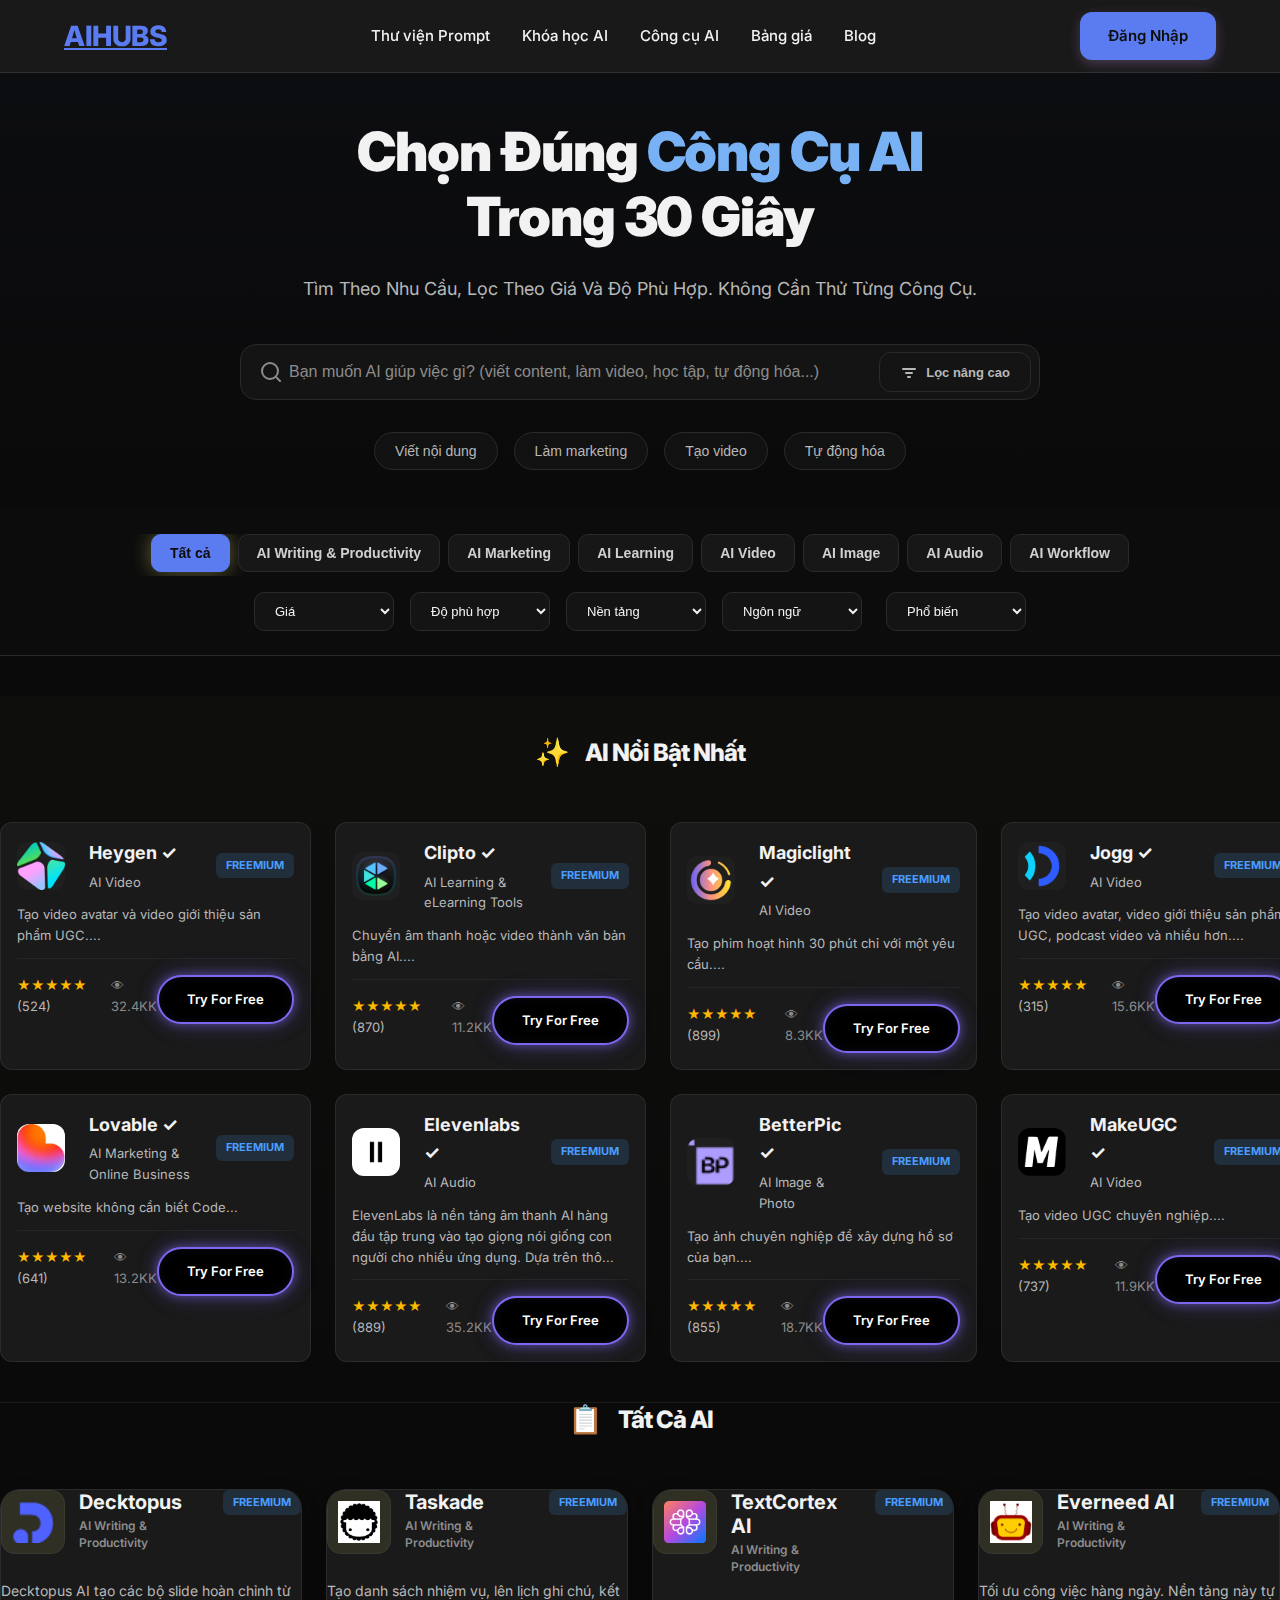
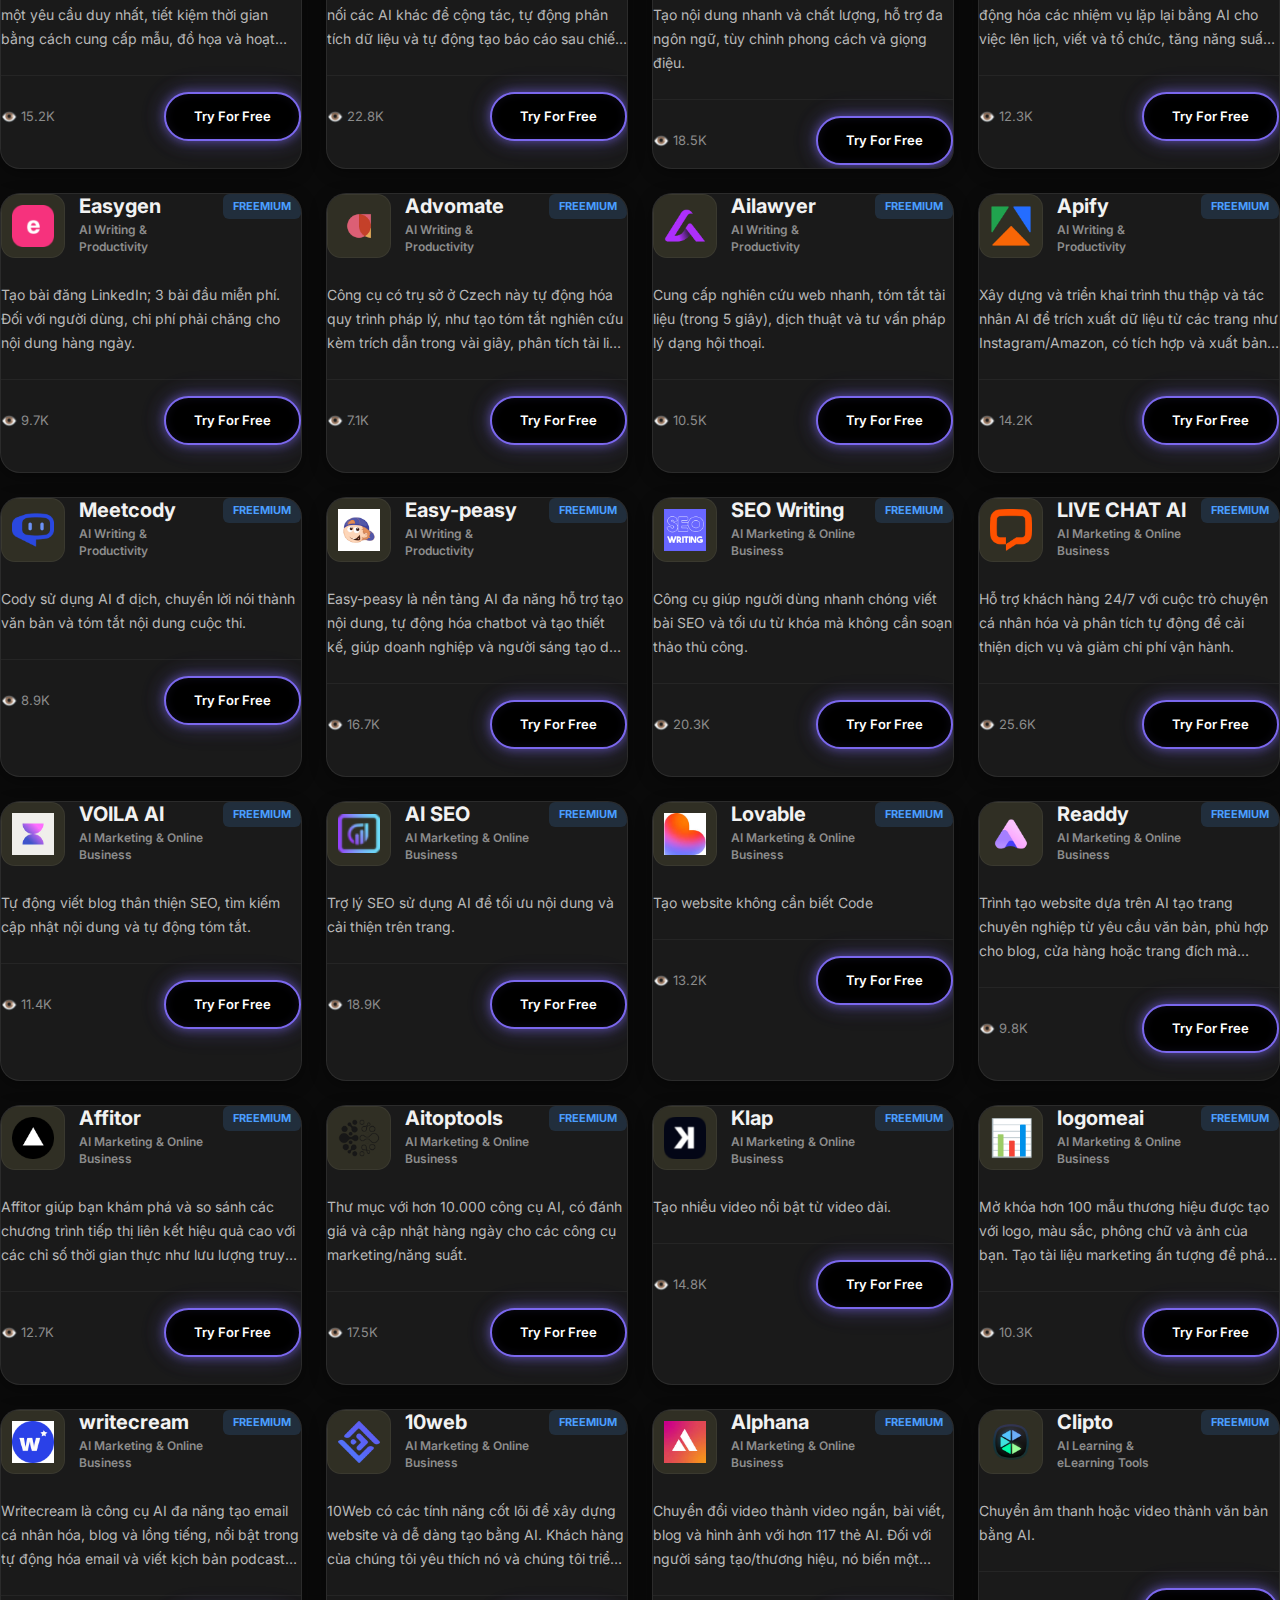
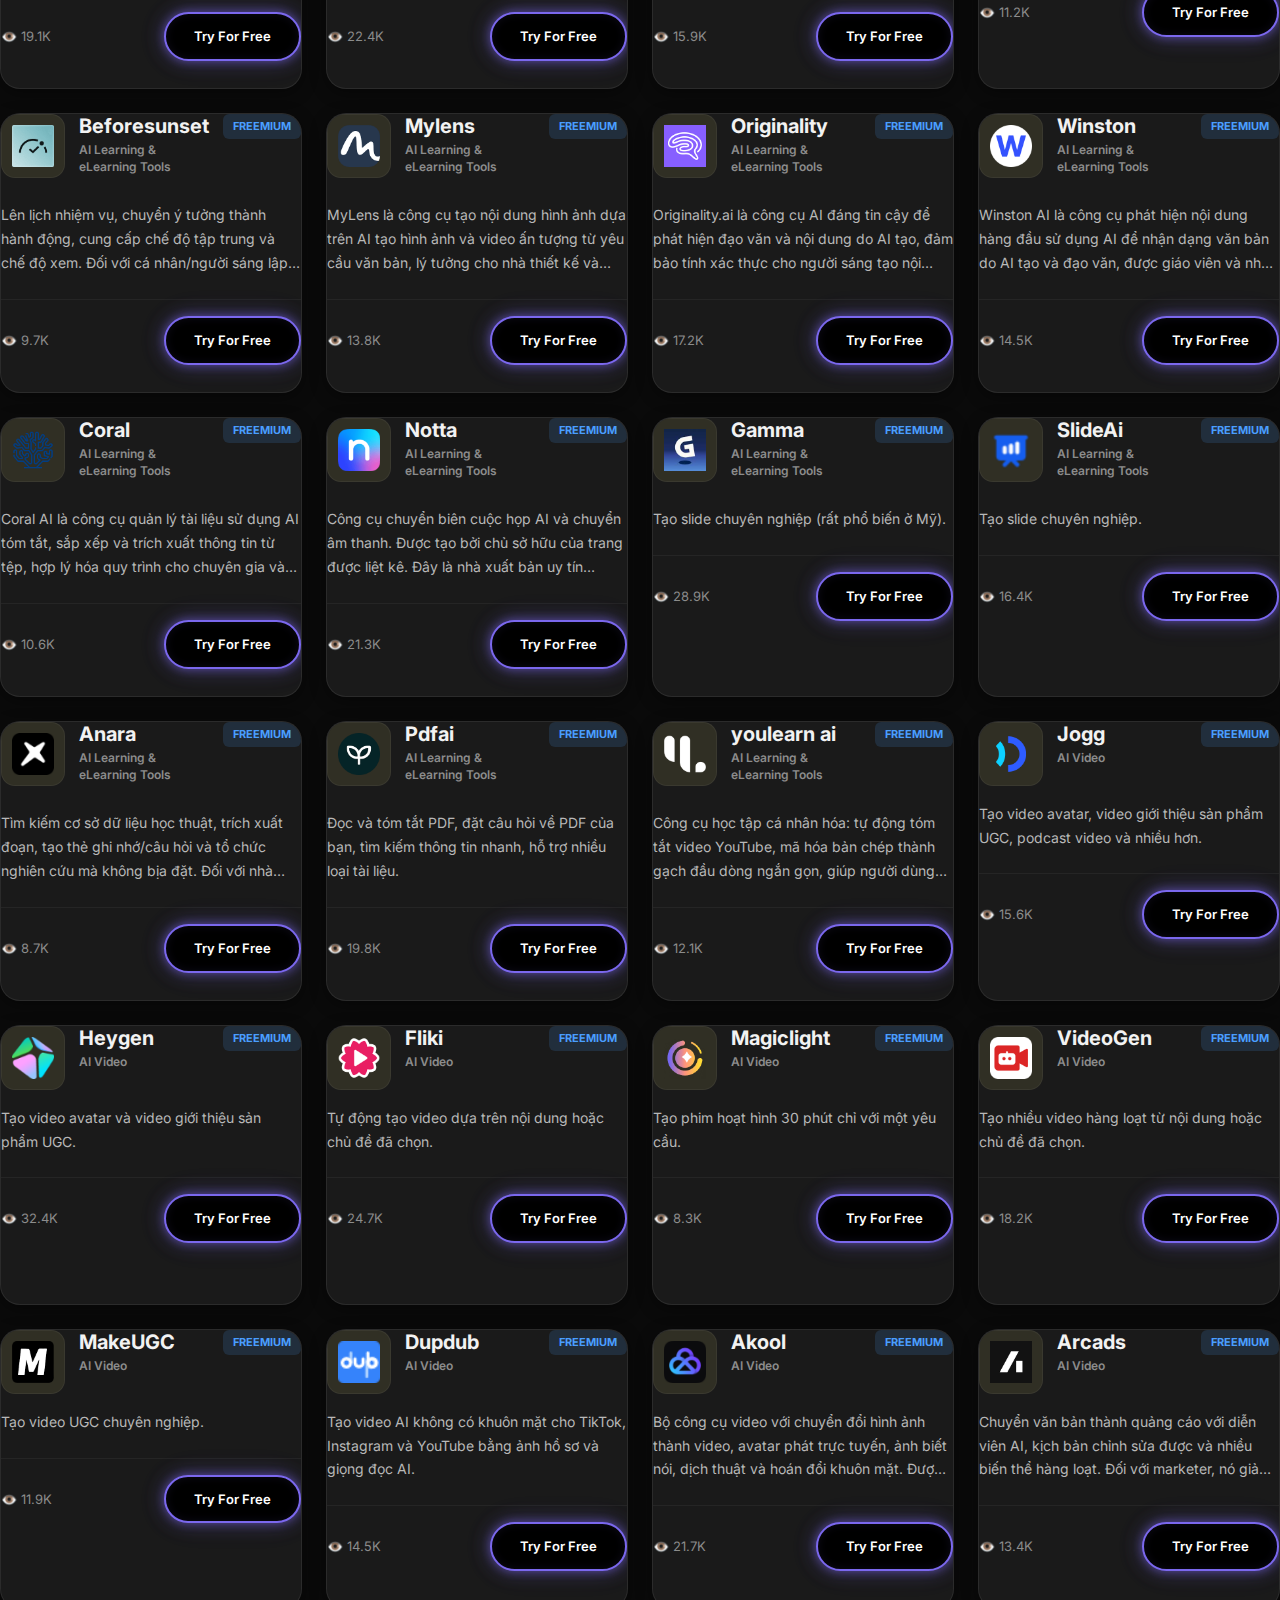
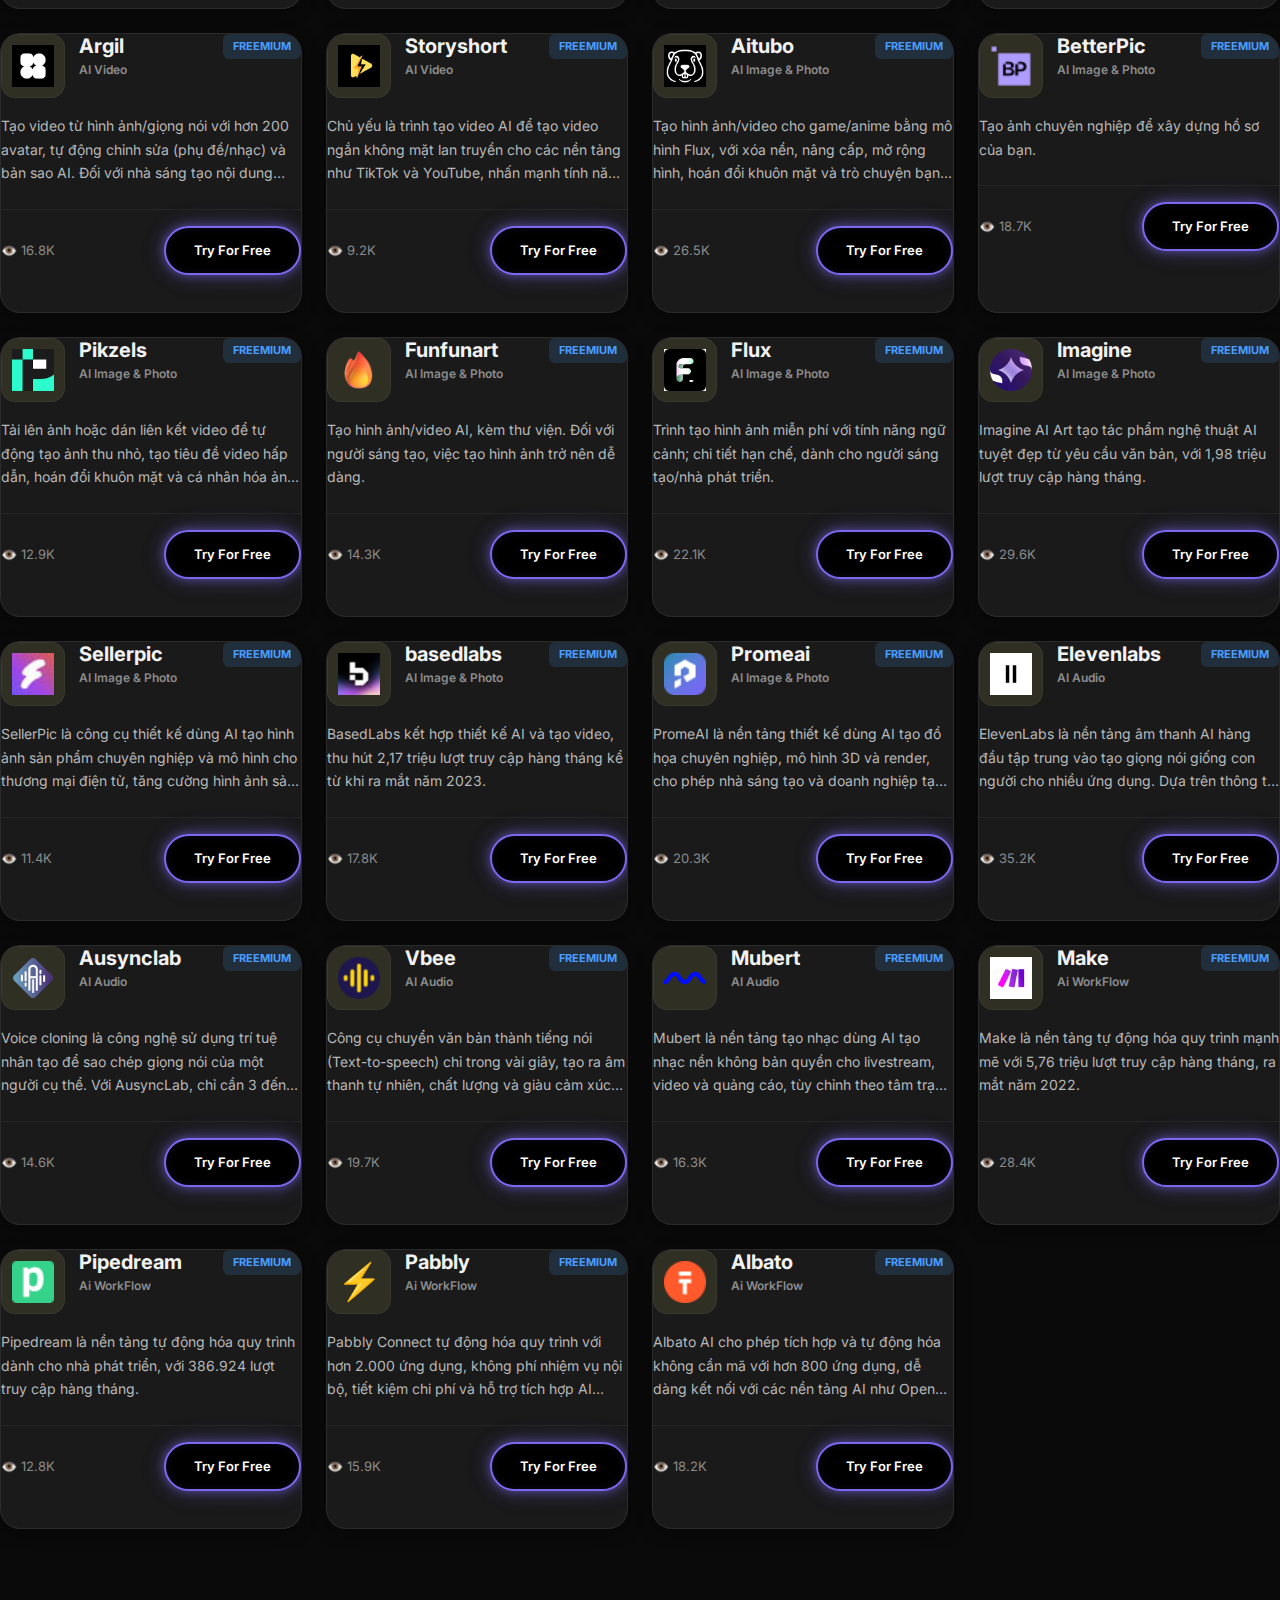
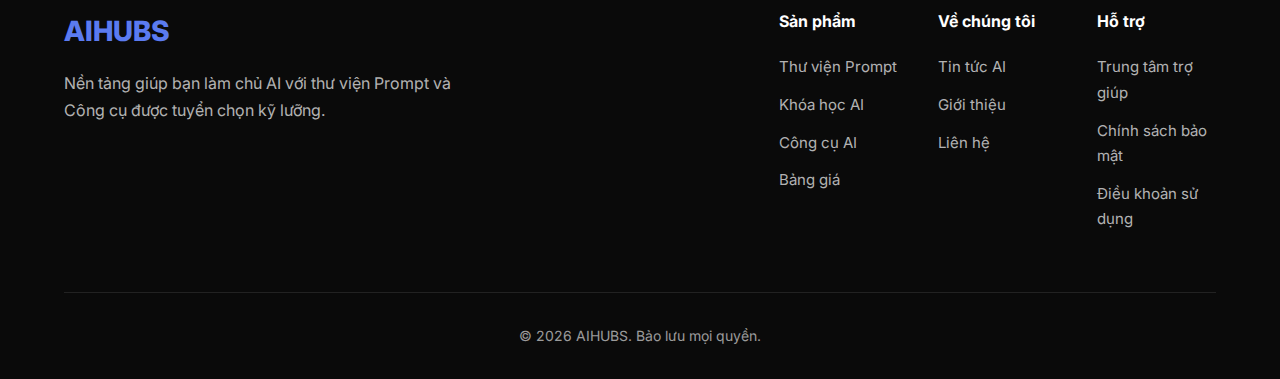
<file: tool-detail.html>
<!DOCTYPE html>
<html lang="vi">

<head>
    <meta charset="UTF-8">
    <meta name="viewport" content="width=device-width, initial-scale=1.0">
    <title id="pageTitle">Chi tiết Công cụ - AIHUBS</title>
    <meta name="description" id="pageDescription" content="Thông tin chi tiết về công cụ AI">
    <link rel="preconnect" href="https://fonts.googleapis.com">
    <link rel="preconnect" href="https://fonts.gstatic.com" crossorigin>
    <link href="https://fonts.googleapis.com/css2?family=Inter:wght@400;500;600;700;800;900&display=swap"
        rel="stylesheet">
    <link rel="stylesheet" href="styles.css">
    <link rel="stylesheet" href="tool-detail.css">
</head>

<body>
    <!-- Header -->
    <header class="header">
        <div class="container">
            <div class="header-content">
                <a href="index.html" class="logo">AIHUBS</a>
                <nav class="nav">
                    <a href="index.html#thu-vien-prompt">Thư viện Prompt</a>
                    <a href="index.html#khoa-hoc-ai">Khóa học AI</a>
                    <a href="tools-directory.html">Công cụ AI</a>
                    <a href="index.html#bang-gia">Bảng giá</a>
                    <a href="index.html#blog">Blog</a>
                    <a href="#" class="nav-login">Đăng nhập</a>
                    <a href="index.html#bang-gia" class="btn btn-primary">Bắt đầu ngay</a>
                </nav>
                <button class="mobile-menu-toggle" aria-label="Menu">
                    <span></span>
                    <span></span>
                    <span></span>
                </button>
            </div>
        </div>
    </header>

    <!-- Main Content -->
    <main class="tool-detail-page">
        <div class="container-wide">
            <div class="tool-detail-layout">
                <!-- Main Content Column -->
                <div class="tool-detail-main">
                    <!-- Tool Header -->
                    <div class="tool-header-section">
                        <div class="tool-header-top">
                            <div class="tool-logo-large" id="toolLogoLarge">
                                <img src="" alt="" id="toolLogoImg">
                            </div>
                            <div class="tool-header-info">
                                <div class="tool-title-row">
                                    <h1 class="tool-title-large" id="toolTitleLarge"></h1>
                                    <span class="verified-badge">✓ ĐÃ XÁC THỰC</span>
                                </div>
                                <div class="tool-rating-row">
                                    <div class="stars-large" id="toolStarsLarge"></div>
                                    <span class="rating-score" id="toolRatingScore">5.0</span>
                                    <span class="rating-count" id="toolRatingCount">(8)</span>
                                    <span class="tool-views-large" id="toolViewsLarge">📊 237</span>
                                </div>
                                <p class="tool-description-large" id="toolDescriptionLarge"></p>
                                <div class="tool-actions">
                                    <a href="#" class="btn btn-primary btn-large" id="visitWebsiteBtn" target="_blank"
                                        rel="noopener">
                                        Truy cập Website ↗
                                    </a>
                                    <button class="btn btn-outline" id="saveToolBtn">
                                        🔖 Lưu lại
                                    </button>
                                </div>
                                <div class="tool-updated">
                                    Cập nhật: <span id="toolUpdated">1/12/2025</span>
                                </div>
                            </div>
                        </div>

                        <!-- Metadata -->
                        <div class="tool-metadata">
                            <div class="metadata-item">
                                <span class="metadata-label">DANH MỤC</span>
                                <div class="metadata-tags" id="toolCategories"></div>
                            </div>
                            <div class="metadata-item">
                                <span class="metadata-label">GIÁ</span>
                                <span class="price-badge" id="toolPriceBadge">Freemium</span>
                            </div>
                        </div>
                    </div>

                    <!-- Tabs Navigation -->
                    <div class="tabs-navigation">
                        <button class="tab-btn active" data-tab="intro">
                            Giới thiệu <span id="tabToolName1"></span>
                        </button>
                        <button class="tab-btn" data-tab="reviews">
                            Đánh giá <span id="tabToolName2"></span>
                        </button>
                        <button class="tab-btn" data-tab="alternatives">
                            <span id="tabToolName3"></span> Thay thế
                        </button>
                    </div>

                    <!-- Tab Content -->
                    <div class="tab-content active" id="intro-tab">
                        <!-- Giới thiệu -->
                        <section class="content-section">
                            <h2 class="section-icon-title">ℹ️ Giới thiệu <span id="introToolName"></span></h2>
                            <div class="section-content" id="toolIntro"></div>
                        </section>

                        <!-- Tính năng nổi bật -->
                        <section class="content-section">
                            <h2 class="section-icon-title">✨ Tính năng nổi bật</h2>
                            <div class="features-grid" id="toolFeatures"></div>
                        </section>

                        <!-- Ưu & Nhược điểm -->
                        <section class="content-section">
                            <h2 class="section-icon-title">Ưu & Nhược điểm</h2>
                            <div class="pros-cons-grid">
                                <div class="pros-box">
                                    <h3 class="pros-title">👍 Ưu điểm</h3>
                                    <ul class="pros-list" id="toolPros"></ul>
                                </div>
                                <div class="cons-box">
                                    <h3 class="cons-title">❌ Nhược điểm</h3>
                                    <ul class="cons-list" id="toolCons"></ul>
                                </div>
                            </div>
                        </section>

                        <!-- Ai đang sử dụng -->
                        <section class="content-section">
                            <h2 class="section-icon-title">👥 Ai đang sử dụng <span id="usersToolName"></span>?</h2>
                            <div class="section-content" id="toolTargetAudience"></div>
                        </section>

                        <!-- Bảng giá -->
                        <section class="content-section">
                            <h2 class="section-icon-title">💵 Bảng giá</h2>
                            <div class="section-content" id="toolPricing"></div>
                        </section>

                        <!-- Tiêu chí đánh giá -->
                        <section class="content-section">
                            <h2 class="section-icon-title">📊 Tiêu chí đánh giá</h2>
                            <div class="ratings-grid" id="toolRatingsBreakdown"></div>
                        </section>

                        <!-- Tổng kết -->
                        <section class="content-section">
                            <h2 class="section-icon-title">📝 Tổng kết</h2>
                            <div class="conclusion-box" id="toolConclusion"></div>
                        </section>
                    </div>

                    <div class="tab-content" id="reviews-tab">
                        <p>Phần đánh giá đang được phát triển...</p>
                    </div>

                    <div class="tab-content" id="alternatives-tab">
                        <p>Phần công cụ thay thế đang được phát triển...</p>
                    </div>
                </div>

                <!-- Sidebar -->
                <aside class="tool-detail-sidebar">
                    <!-- Premium Access Widget -->
                    <div class="sidebar-widget premium-widget">
                        <div class="premium-badge">⚡ PREMIUM ACCESS</div>
                        <h3 class="widget-title">Làm Chủ AI</h3>
                        <p class="widget-description">
                            Truy cập ngay khóa học Premium và bộ Prompt chuyên sâu để làm chủ công cụ này.
                        </p>
                        <ul class="premium-features">
                            <li>✓ Khóa học AI chuyên sâu</li>
                            <li>✓ Video hướng dẫn thực chiến</li>
                            <li>✓ Prompt Library độc quyền</li>
                            <li>✓ Cập nhật hàng tuần</li>
                        </ul>
                        <a href="index.html#bang-gia" class="btn btn-primary btn-block">
                            BẮT ĐẦU NGAY →
                        </a>
                    </div>

                    <!-- Trending Tools Widget -->
                    <div class="sidebar-widget trending-widget">
                        <h3 class="widget-title">⚡ TOP AI THỊNH HÀNH</h3>
                        <div class="trending-list" id="trendingTools">
                            <!-- Will be populated by JS -->
                        </div>
                        <a href="tools-directory.html" class="widget-link">Xem tất cả →</a>
                    </div>
                </aside>
            </div>
        </div>
    </main>

    <!-- Footer -->
    <footer class="footer">
        <div class="container">
            <div class="footer-content">
                <div class="footer-brand">
                    <div class="footer-logo">AIHUBS</div>
                    <p class="footer-tagline">Nền tảng giúp bạn làm chủ AI với thư viện Prompt và Công cụ được tuyển
                        chọn kỹ lưỡng.</p>
                </div>
                <div class="footer-links">
                    <div class="footer-column">
                        <h4>Sản phẩm</h4>
                        <ul>
                            <li><a href="index.html#thu-vien-prompt">Thư viện Prompt</a></li>
                            <li><a href="index.html#khoa-hoc-ai">Khóa học AI</a></li>
                            <li><a href="tools-directory.html">Công cụ AI</a></li>
                            <li><a href="index.html#bang-gia">Bảng giá</a></li>
                        </ul>
                    </div>
                    <div class="footer-column">
                        <h4>Về chúng tôi</h4>
                        <ul>
                            <li><a href="#">Tin tức AI</a></li>
                            <li><a href="#">Giới thiệu</a></li>
                            <li><a href="#">Liên hệ</a></li>
                        </ul>
                    </div>
                    <div class="footer-column">
                        <h4>Hỗ trợ</h4>
                        <ul>
                            <li><a href="#">Trung tâm trợ giúp</a></li>
                            <li><a href="#">Chính sách bảo mật</a></li>
                            <li><a href="#">Điều khoản sử dụng</a></li>
                        </ul>
                    </div>
                </div>
            </div>
            <div class="footer-bottom">
                <p>&copy; 2026 AIHUBS. Bảo lưu mọi quyền.</p>
            </div>
        </div>
    </footer>

    <script src="tools-data.js"></script>
    <script src="tools-extended-data.js"></script>
    <script src="tool-detail.js"></script>
</body>

</html>
</file>
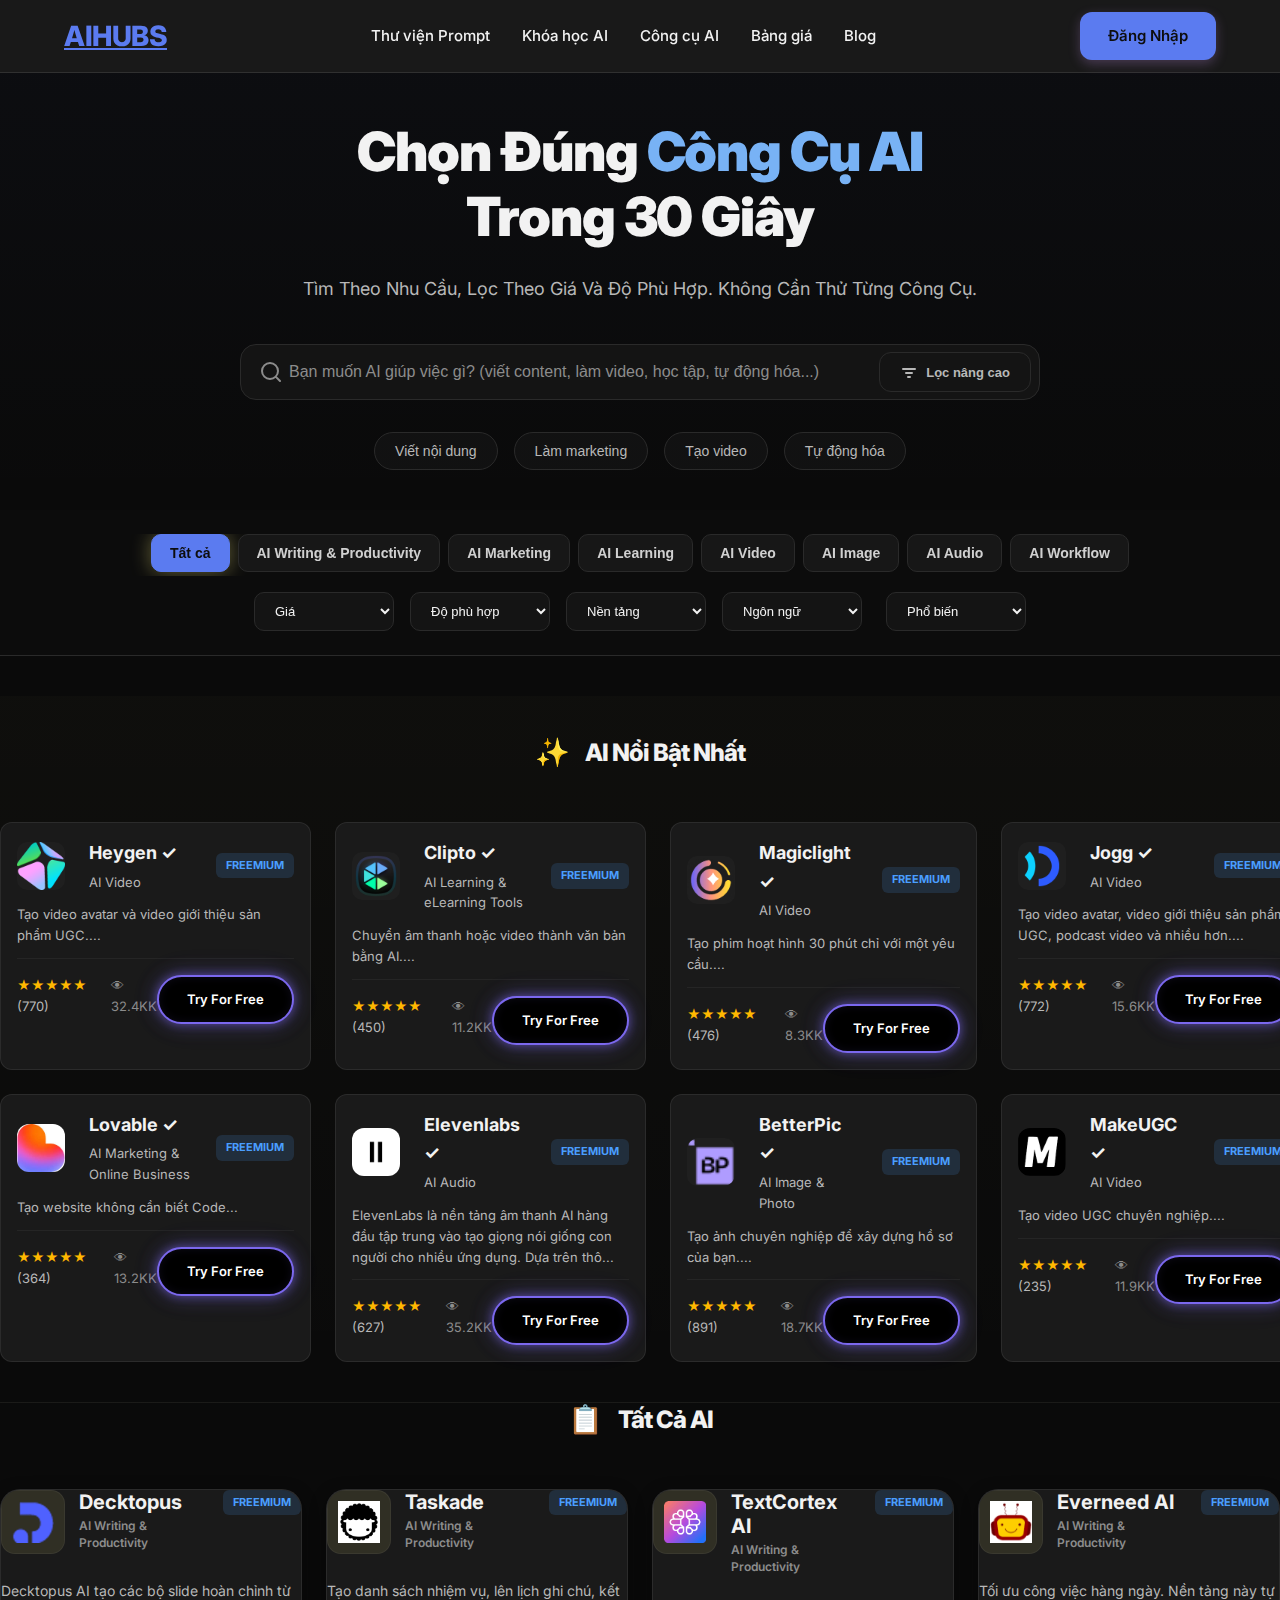
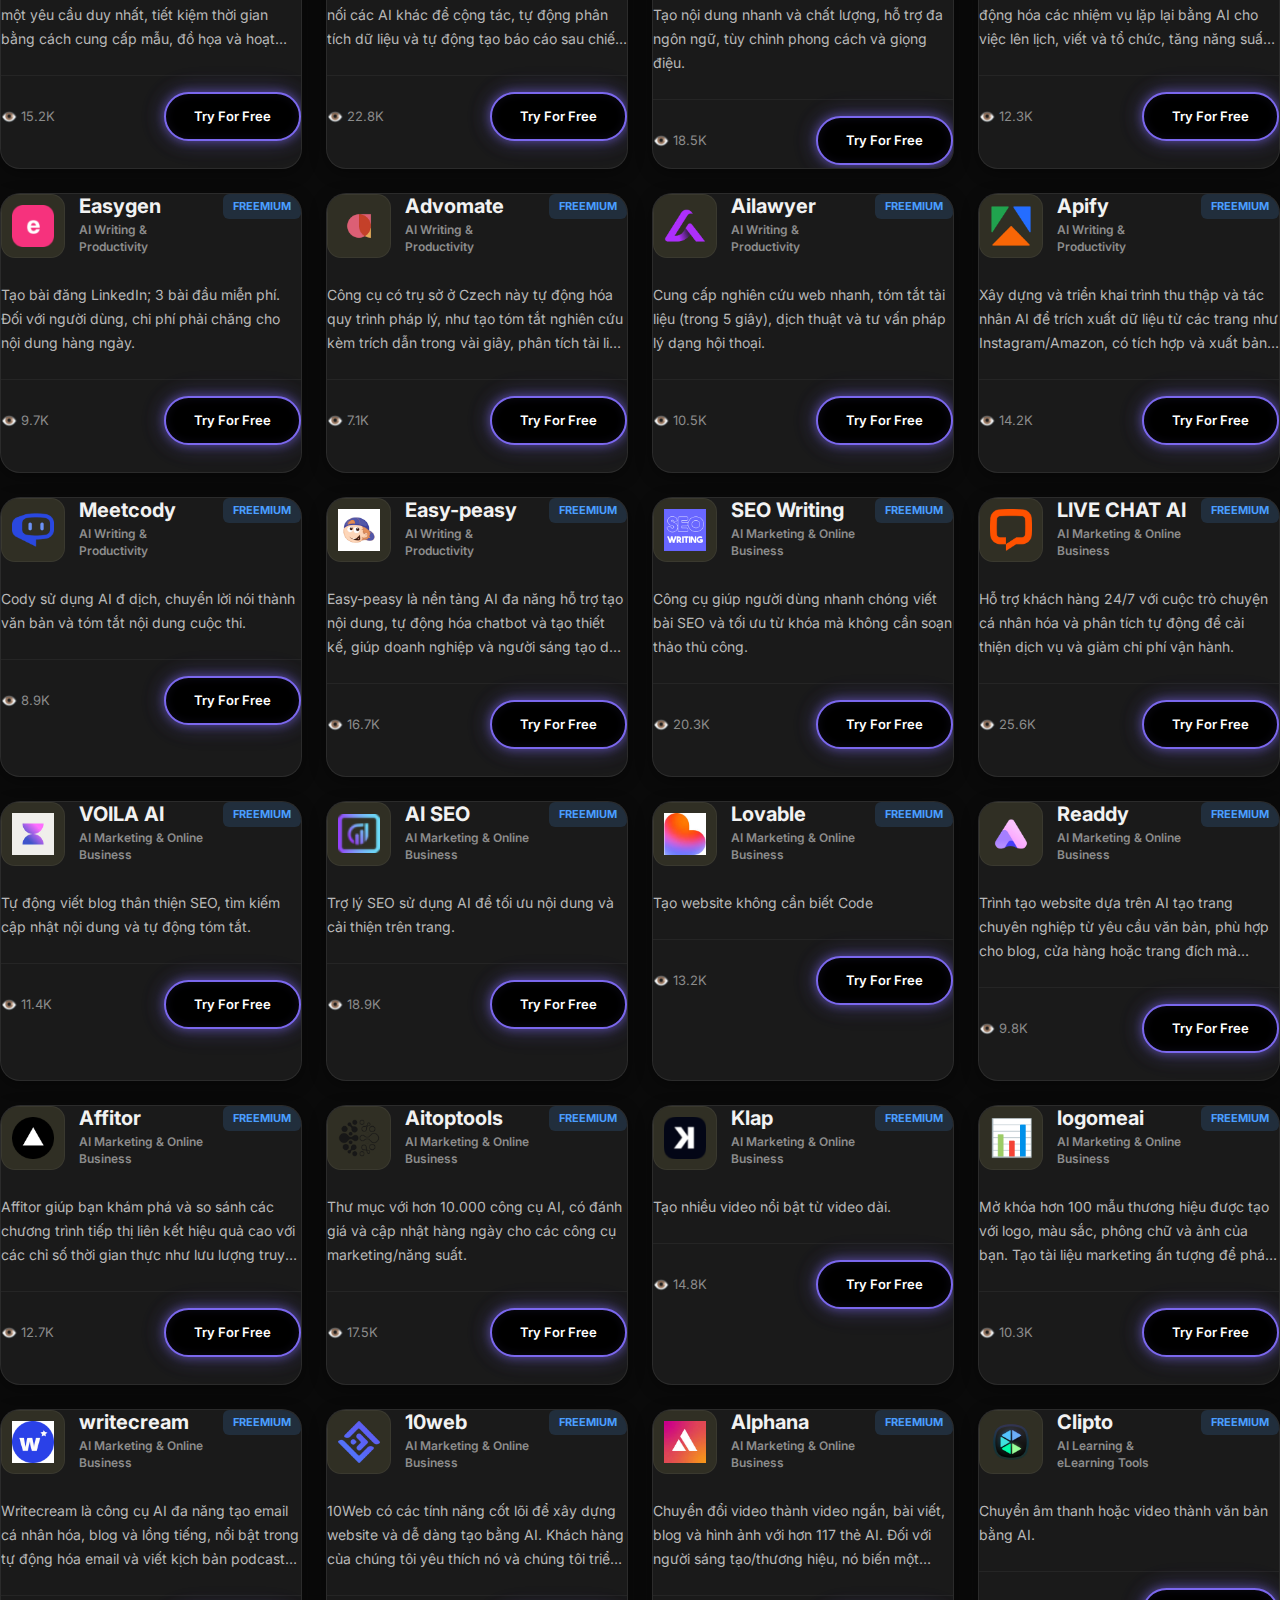
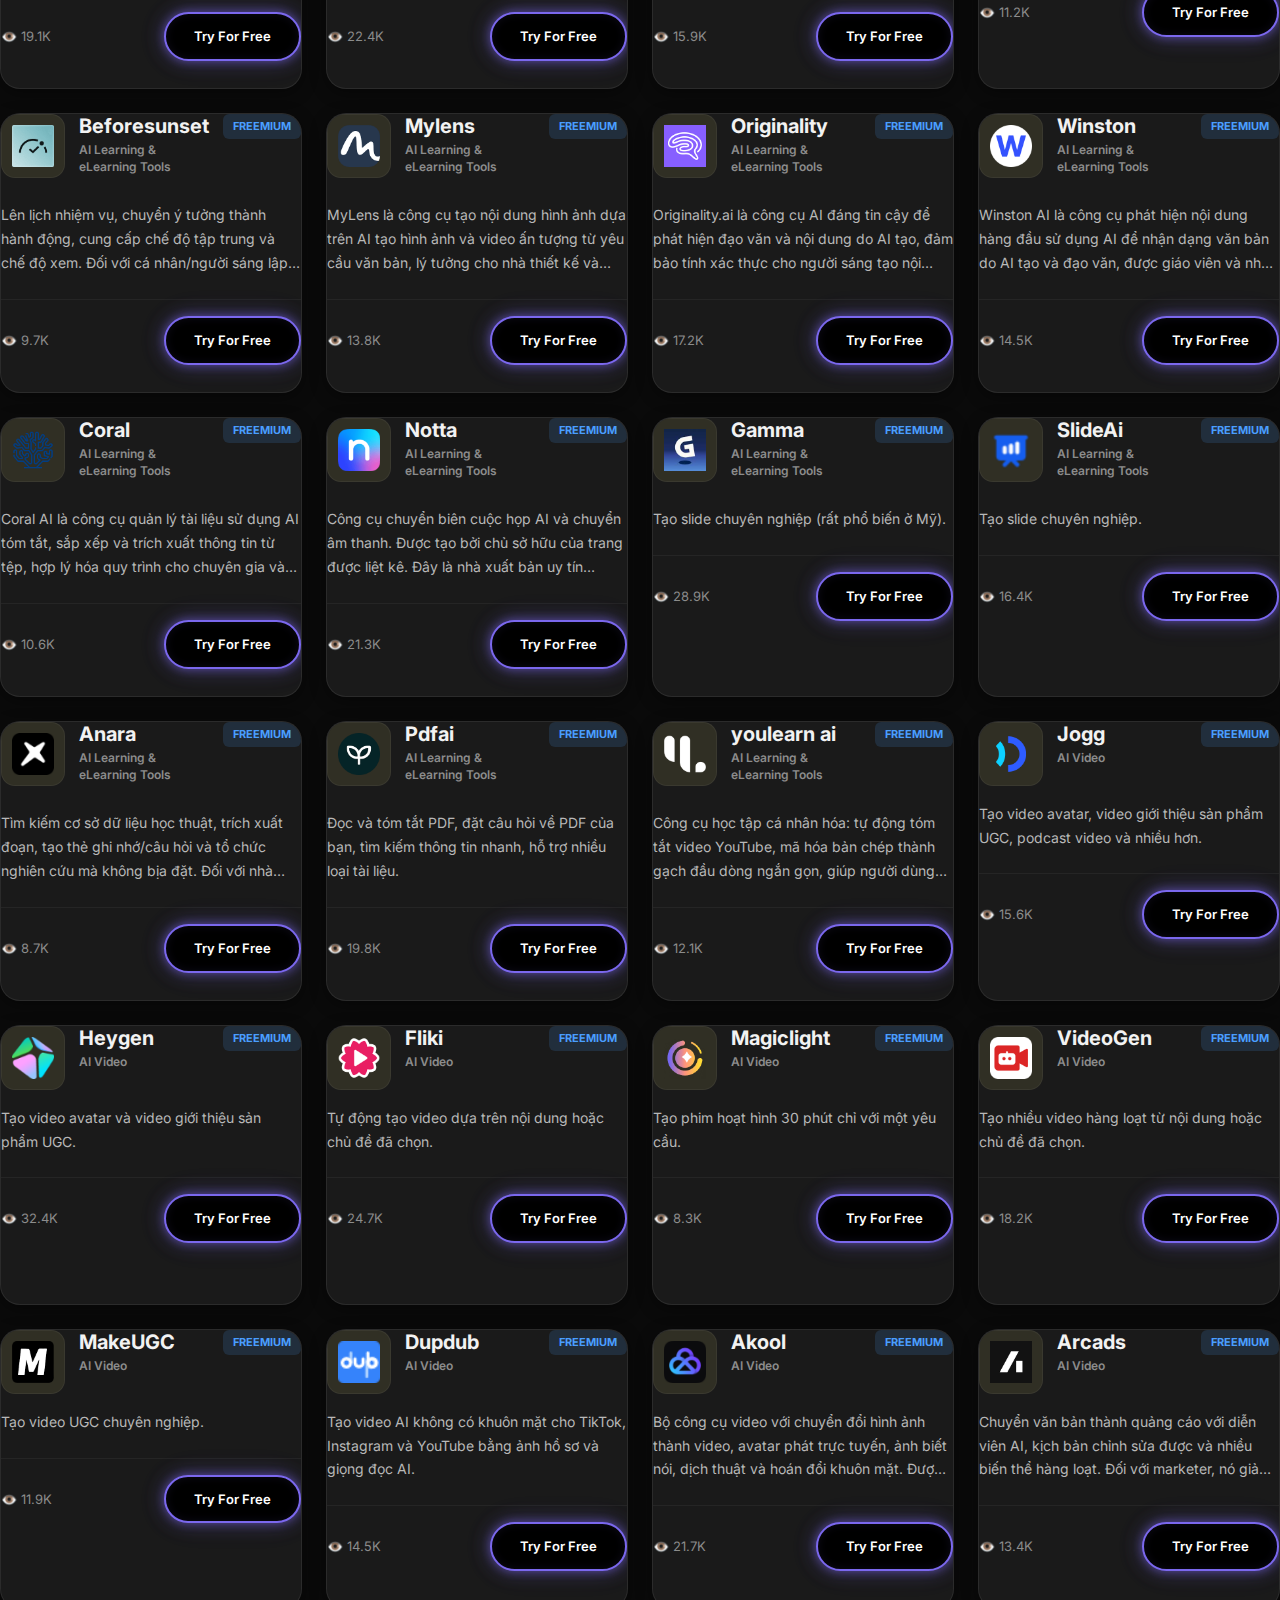
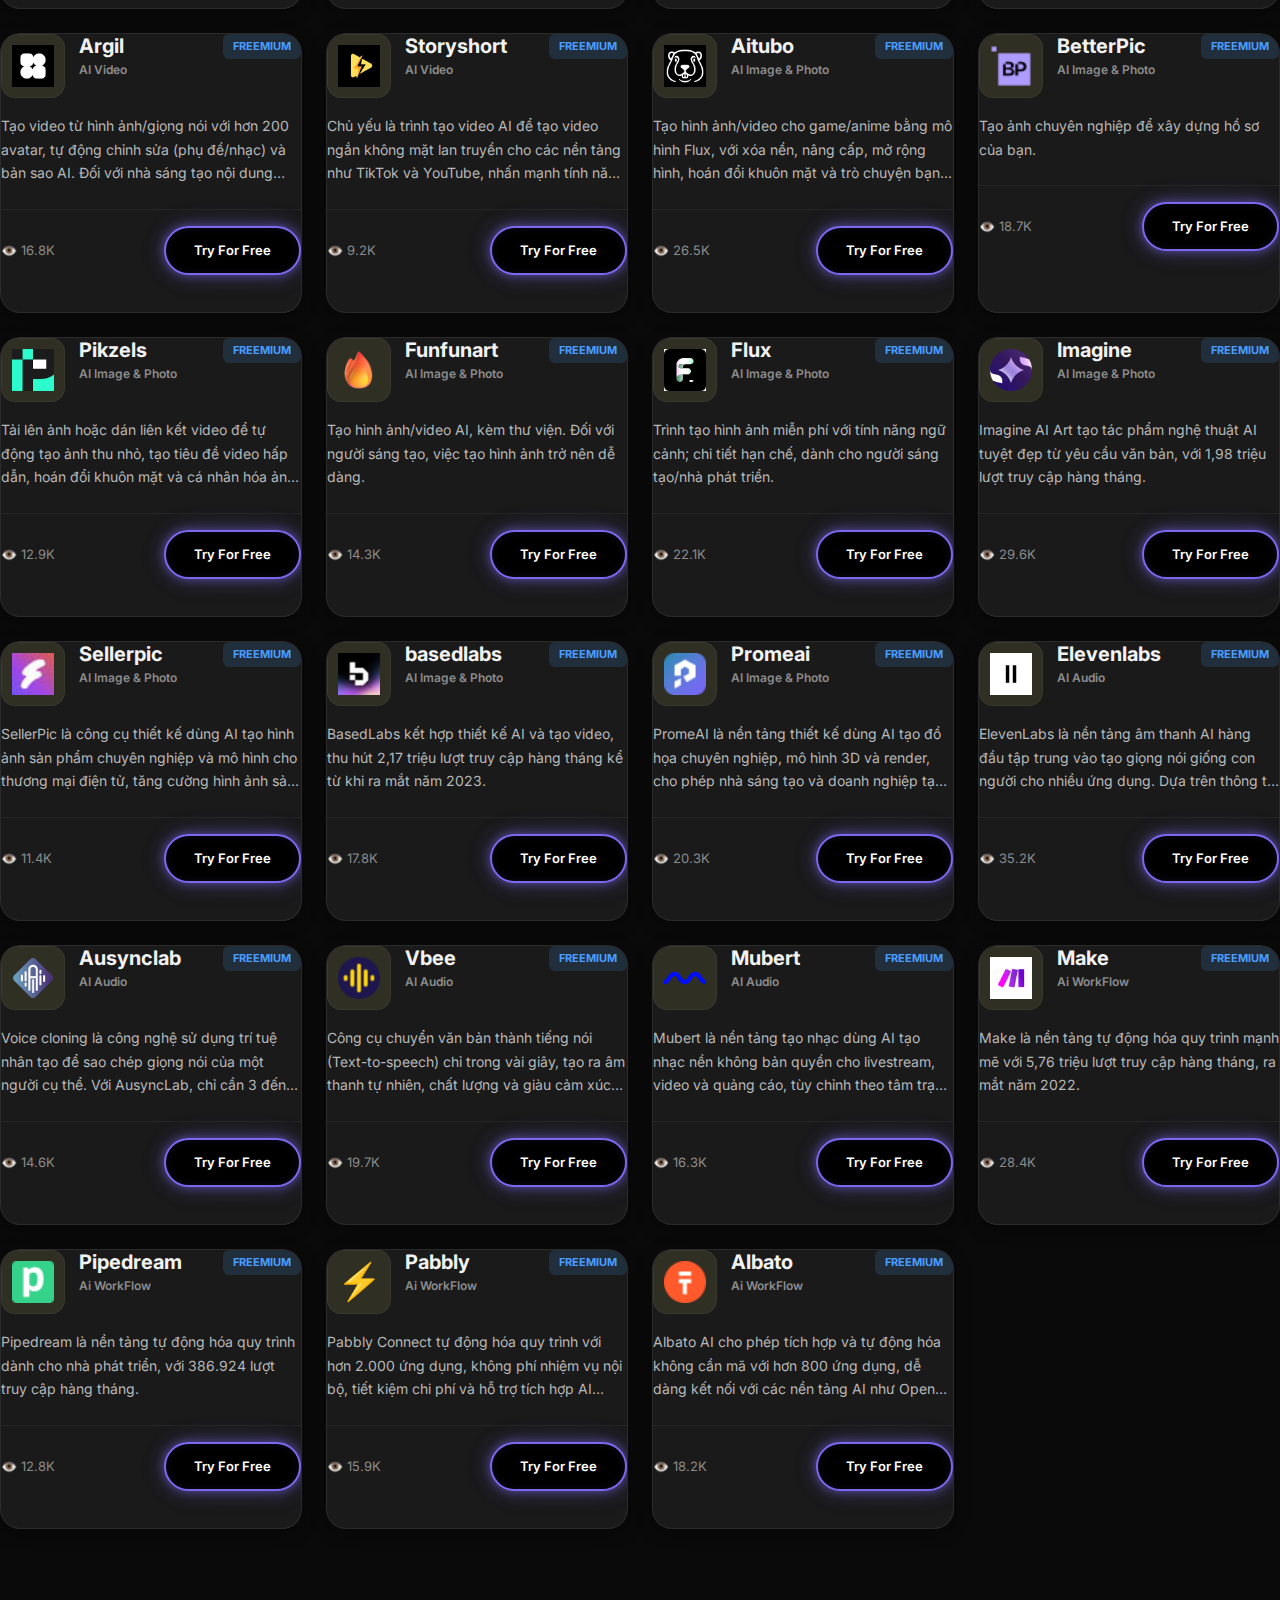
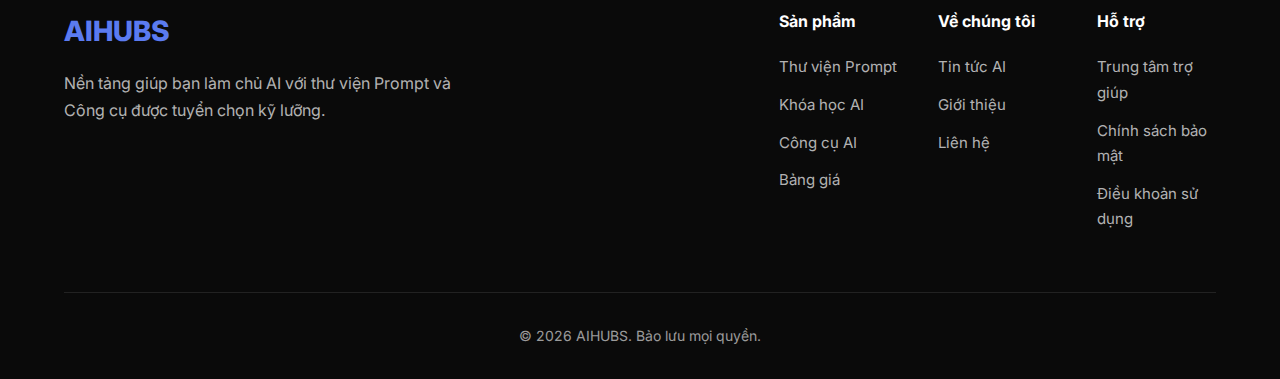
<file: tools-directory.html>
<!DOCTYPE html>
<html lang="vi">

<head>
    <meta charset="UTF-8">
    <meta name="viewport" content="width=device-width, initial-scale=1.0">
    <title>Thư Viện Công Cụ AI - AIHUBS</title>
    <meta name="description"
        content="Khám phá thư viện 64+ công cụ AI được tuyển chọn kỹ lưỡng. Tìm công cụ AI phù hợp cho writing, marketing, video, image và nhiều hơn nữa.">
    <link rel="preconnect" href="https://fonts.googleapis.com">
    <link rel="preconnect" href="https://fonts.gstatic.com" crossorigin>
    <link href="https://fonts.googleapis.com/css2?family=Inter:wght@400;500;600;700;800;900&display=swap"
        rel="stylesheet">
    <link rel="stylesheet" href="styles.css">
    <link rel="stylesheet" href="directory.css">
</head>

<body>
    <!-- Header -->
    <header class="header">
        <div class="container">
            <div class="header-content">
                <a href="index.html" class="logo">AIHUBS</a>
                <nav class="nav">
                    <a href="index.html#thu-vien-prompt">Thư viện Prompt</a>
                    <a href="index.html#khoa-hoc-ai">Khóa học AI</a>
                    <a href="tools-directory.html" class="active">Công cụ AI</a>
                    <a href="index.html#bang-gia">Bảng giá</a>
                    <a href="index.html#blog">Blog</a>
                </nav>
                <a href="index.html#bang-gia" class="btn btn-primary btn-login">Đăng Nhập</a>
                <button class="mobile-menu-toggle" aria-label="Menu">
                    <span></span>
                    <span></span>
                    <span></span>
                </button>
            </div>
        </div>
    </header>

    <!-- Main Content -->
    <main class="directory-page">
        <!-- Hero Section - Decision Engine -->
        <section class="directory-hero-premium">
            <div class="directory-container">
                <div class="hero-content-premium">
                    <h1 class="hero-title-premium">
                        Chọn Đúng <span class="highlight">Công Cụ AI</span><br>
                        Trong 30 Giây
                    </h1>
                    <p class="hero-subtitle-premium">
                        Tìm Theo Nhu Cầu, Lọc Theo Giá Và Độ Phù Hợp. Không Cần Thử Từng Công Cụ.
                    </p>

                    <!-- Hero Search Bar -->
                    <div class="hero-search-wrapper">
                        <div class="search-input-enhanced">
                            <svg class="search-icon" width="20" height="20" viewBox="0 0 20 20" fill="none">
                                <path d="M9 17A8 8 0 1 0 9 1a8 8 0 0 0 0 16zM19 19l-4.35-4.35" stroke="currentColor"
                                    stroke-width="2" stroke-linecap="round" stroke-linejoin="round" />
                            </svg>
                            <input type="text" id="heroSearchInput" class="hero-search-input"
                                placeholder="Bạn muốn AI giúp việc gì? (viết content, làm video, học tập, tự động hóa...)"
                                autocomplete="off" />
                            <button class="filter-advanced-toggle" id="advancedFilterToggle">
                                <svg width="18" height="18" viewBox="0 0 18 18" fill="none">
                                    <path d="M3 6h12M6 10h6M8 14h2" stroke="currentColor" stroke-width="2"
                                        stroke-linecap="round" />
                                </svg>
                                Lọc nâng cao
                            </button>
                        </div>
                    </div>

                    <!-- Quick Intent Chips -->
                    <div class="quick-intent-chips">
                        <button class="intent-chip" data-intent="AI Writing & Productivity">
                            Viết nội dung
                        </button>
                        <button class="intent-chip" data-intent="AI Marketing & Online Business">
                            Làm marketing
                        </button>
                        <button class="intent-chip" data-intent="AI Video">
                            Tạo video
                        </button>
                        <button class="intent-chip" data-intent="Ai WorkFlow">
                            Tự động hóa
                        </button>
                    </div>
                </div>
            </div>
        </section>

        <!-- Filter Bar - 2 Tầng -->
        <div class="filter-bar-sticky" id="filterBarSticky">
            <div class="directory-container">
                <!-- Tầng 1: Category Pills -->
                <div class="filter-tier-1">
                    <div class="category-pills">
                        <button class="category-pill active" data-category="all">Tất cả</button>
                        <button class="category-pill" data-category="AI Writing & Productivity">AI Writing &
                            Productivity</button>
                        <button class="category-pill" data-category="AI Marketing & Online Business">AI
                            Marketing</button>
                        <button class="category-pill" data-category="AI Learning & eLearning Tools">AI Learning</button>
                        <button class="category-pill" data-category="AI Video">AI Video</button>
                        <button class="category-pill" data-category="AI Image & Photo">AI Image</button>
                        <button class="category-pill" data-category="AI Audio">AI Audio</button>
                        <button class="category-pill" data-category="Ai WorkFlow">AI Workflow</button>
                    </div>
                </div>

                <!-- Tầng 2: Advanced Filters + Sort -->
                <div class="filter-tier-2" id="advancedFilters">
                    <div class="filter-controls-left">
                        <select class="filter-select" id="filterPrice">
                            <option value="">Giá</option>
                            <option value="free">Free</option>
                            <option value="freemium">Freemium</option>
                            <option value="paid">Paid</option>
                        </select>

                        <select class="filter-select" id="filterLevel">
                            <option value="">Độ phù hợp</option>
                            <option value="beginner">Beginner</option>
                            <option value="intermediate">Intermediate</option>
                            <option value="advanced">Advanced</option>
                        </select>

                        <select class="filter-select" id="filterPlatform">
                            <option value="">Nền tảng</option>
                            <option value="web">Web</option>
                            <option value="mobile">Mobile</option>
                            <option value="extension">Extension</option>
                        </select>

                        <select class="filter-select" id="filterLanguage">
                            <option value="">Ngôn ngữ</option>
                            <option value="vietnamese">Có tiếng Việt</option>
                            <option value="english">English Only</option>
                        </select>
                    </div>

                    <div class="filter-controls-right">
                        <select class="sort-select" id="sortSelect">
                            <option value="popular">Phổ biến</option>
                            <option value="newest">Mới nhất</option>
                            <option value="rating">Đánh giá cao</option>
                        </select>

                        <button class="clear-filters-btn" id="clearFiltersBtn" style="display: none;">
                            <svg width="16" height="16" viewBox="0 0 16 16" fill="none">
                                <path d="M12 4L4 12M4 4l8 8" stroke="currentColor" stroke-width="2"
                                    stroke-linecap="round" />
                            </svg>
                            Xóa bộ lọc
                        </button>
                    </div>
                </div>
            </div>
        </div>

        <!-- Featured AI Tools Section -->
        <section class="featured-tools-section">
            <div class="directory-container">
                <div class="section-header">
                    <h2 class="section-title">
                        <span class="icon">✨</span>
                        AI Nổi Bật Nhất
                    </h2>
                </div>

                <div class="featured-tools-scroll">
                    <div class="featured-tools-grid" id="featuredToolsGrid">
                        <!-- Featured tools will be loaded here by JS -->
                    </div>
                </div>
            </div>
        </section>

        <!-- All Tools Grid Section -->
        <section class="directory-tools" id="all-tools">
            <div class="directory-container">
                <div class="section-header">
                    <h2 class="section-title">
                        <span class="icon">📋</span>
                        <span id="sectionTitleText">Tất Cả AI</span>
                    </h2>
                </div>

                <!-- Results Header -->
                <div class="results-header" style="display: none;">
                    <div class="results-count centered-count">
                        <span class="count-number" id="toolsCount">64</span> công cụ
                    </div>
                    <div class="results-filters-applied" id="filtersApplied" style="display: none;">
                        Đã lọc theo: <span id="filtersList" class="filters-list-tags"></span>
                    </div>
                </div>

                <!-- Empty State -->
                <div class="empty-state" id="emptyState" style="display: none;">
                    <div class="empty-icon">
                        <svg width="64" height="64" viewBox="0 0 64 64" fill="none">
                            <circle cx="32" cy="32" r="30" stroke="currentColor" stroke-width="2" opacity="0.2" />
                            <path d="M28 28a8 8 0 1 0 8 8M52 52l-8-8" stroke="currentColor" stroke-width="3"
                                stroke-linecap="round" />
                        </svg>
                    </div>
                    <h3 class="empty-title">Không tìm thấy công cụ phù hợp</h3>
                    <p class="empty-description">Thử từ khóa khác hoặc xóa bớt bộ lọc</p>
                    <button class="btn btn-primary" id="clearFromEmpty">Xóa bộ lọc</button>
                </div>

                <!-- Skeleton Loading -->
                <div class="skeleton-grid" id="skeletonLoading" style="display: none;">
                    <div class="skeleton-card">
                        <div class="skeleton-card-header">
                            <div class="skeleton-logo"></div>
                            <div style="flex: 1;">
                                <div class="skeleton-text" style="width: 60%; margin-bottom: 8px;"></div>
                                <div class="skeleton-text" style="width: 40%; height: 12px;"></div>
                            </div>
                        </div>
                        <div class="skeleton-text" style="width: 100%; margin: 12px 0;"></div>
                        <div class="skeleton-text" style="width: 90%; margin-bottom: 12px;"></div>
                        <div class="skeleton-text" style="width: 50%;"></div>
                    </div>
                    <div class="skeleton-card">
                        <div class="skeleton-card-header">
                            <div class="skeleton-logo"></div>
                            <div style="flex: 1;">
                                <div class="skeleton-text" style="width: 60%; margin-bottom: 8px;"></div>
                                <div class="skeleton-text" style="width: 40%; height: 12px;"></div>
                            </div>
                        </div>
                        <div class="skeleton-text" style="width: 100%; margin: 12px 0;"></div>
                        <div class="skeleton-text" style="width: 90%; margin-bottom: 12px;"></div>
                        <div class="skeleton-text" style="width: 50%;"></div>
                    </div>
                    <div class="skeleton-card">
                        <div class="skeleton-card-header">
                            <div class="skeleton-logo"></div>
                            <div style="flex: 1;">
                                <div class="skeleton-text" style="width: 60%; margin-bottom: 8px;"></div>
                                <div class="skeleton-text" style="width: 40%; height: 12px;"></div>
                            </div>
                        </div>
                        <div class="skeleton-text" style="width: 100%; margin: 12px 0;"></div>
                        <div class="skeleton-text" style="width: 90%; margin-bottom: 12px;"></div>
                        <div class="skeleton-text" style="width: 50%;"></div>
                    </div>
                    <div class="skeleton-card">
                        <div class="skeleton-card-header">
                            <div class="skeleton-logo"></div>
                            <div style="flex: 1;">
                                <div class="skeleton-text" style="width: 60%; margin-bottom: 8px;"></div>
                                <div class="skeleton-text" style="width: 40%; height: 12px;"></div>
                            </div>
                        </div>
                        <div class="skeleton-text" style="width: 100%; margin: 12px 0;"></div>
                        <div class="skeleton-text" style="width: 90%; margin-bottom: 12px;"></div>
                        <div class="skeleton-text" style="width: 50%;"></div>
                    </div>
                </div>

                <div class="tools-grid" id="directoryToolsGrid">
                    <!-- Tools will be loaded by JavaScript -->
                </div>

                <div id="noResults" class="no-results" style="display: none;">
                    <p class="no-results-title">😔 Không tìm thấy công cụ nào phù hợp</p>
                    <p class="no-results-text">Thử tìm kiếm với từ khóa khác hoặc chọn category khác.</p>
                </div>
            </div>
        </section>
    </main>

    <!-- Footer -->
    <footer class="footer">
        <div class="container">
            <div class="footer-content">
                <div class="footer-brand">
                    <div class="footer-logo">AIHUBS</div>
                    <p class="footer-tagline">Nền tảng giúp bạn làm chủ AI với thư viện Prompt và Công cụ được tuyển
                        chọn kỹ lưỡng.</p>
                </div>
                <div class="footer-links">
                    <div class="footer-column">
                        <h4>Sản phẩm</h4>
                        <ul>
                            <li><a href="index.html#thu-vien-prompt">Thư viện Prompt</a></li>
                            <li><a href="index.html#khoa-hoc-ai">Khóa học AI</a></li>
                            <li><a href="tools-directory.html">Công cụ AI</a></li>
                            <li><a href="index.html#bang-gia">Bảng giá</a></li>
                        </ul>
                    </div>
                    <div class="footer-column">
                        <h4>Về chúng tôi</h4>
                        <ul>
                            <li><a href="#">Tin tức AI</a></li>
                            <li><a href="#">Giới thiệu</a></li>
                            <li><a href="#">Liên hệ</a></li>
                        </ul>
                    </div>
                    <div class="footer-column">
                        <h4>Hỗ trợ</h4>
                        <ul>
                            <li><a href="#">Trung tâm trợ giúp</a></li>
                            <li><a href="#">Chính sách bảo mật</a></li>
                            <li><a href="#">Điều khoản sử dụng</a></li>
                        </ul>
                    </div>
                </div>
            </div>
            <div class="footer-bottom">
                <p>&copy; 2026 AIHUBS. Bảo lưu mọi quyền.</p>
            </div>
        </div>
    </footer>

    <script src="tools-data.js"></script>
    <script src="directory.js"></script>
</body>

</html>
</file>
<file: tool-detail.css>
/* ===== TOOL DETAIL PAGE STYLES ===== */

.tool-detail-page {
    min-height: 100vh;
    padding-top: 72px;
    background: var(--bg-primary);
}

.container-wide {
    max-width: 1400px;
    margin: 0 auto;
    padding: 40px 24px;
}

/* ===== LAYOUT ===== */

.tool-detail-layout {
    display: grid;
    grid-template-columns: 1fr 380px;
    gap: 40px;
}

.tool-detail-main {
    min-width: 0;
}

.tool-detail-sidebar {
    position: sticky;
    top: 100px;
    height: fit-content;
}

/* ===== TOOL HEADER ===== */

.tool-header-section {
    background: var(--bg-secondary);
    border: 1px solid rgba(255, 255, 255, 0.08);
    border-radius: 16px;
    padding: 32px;
    margin-bottom: 32px;
}

.tool-header-top {
    display: flex;
    gap: 24px;
    margin-bottom: 32px;
}

.tool-logo-large {
    width: 88px;
    height: 88px;
    flex-shrink: 0;
    background: rgba(245, 235, 130, 0.1);
    border-radius: 16px;
    display: flex;
    align-items: center;
    justify-content: center;
    overflow: hidden;
}

.tool-logo-large img {
    width: 100%;
    height: 100%;
    object-fit: contain;
    padding: 12px;
}

.tool-header-info {
    flex: 1;
    min-width: 0;
}

.tool-title-row {
    display: flex;
    align-items: center;
    gap: 12px;
    margin-bottom: 12px;
    flex-wrap: wrap;
}

.tool-title-large {
    font-size: 32px;
    font-weight: 900;
    color: var(--text-primary);
    line-height: 1.2;
}

.verified-badge {
    display: inline-flex;
    align-items: center;
    gap: 4px;
    background: rgba(34, 197, 94, 0.15);
    color: #22c55e;
    padding: 4px 12px;
    border-radius: 6px;
    font-size: 11px;
    font-weight: 700;
    letter-spacing: 0.5px;
}

.tool-rating-row {
    display: flex;
    align-items: center;
    gap: 12px;
    margin-bottom: 16px;
    flex-wrap: wrap;
}

.stars-large {
    display: flex;
    gap: 2px;
    color: #fbbf24;
    font-size: 18px;
}

.rating-score {
    font-size: 16px;
    font-weight: 700;
    color: var(--text-primary);
}

.rating-count {
    font-size: 14px;
    color: var(--text-secondary);
}

.tool-views-large {
    font-size: 14px;
    color: var(--text-secondary);
}

.tool-description-large {
    font-size: 16px;
    line-height: 1.7;
    color: var(--text-secondary);
    margin-bottom: 24px;
}

.tool-actions {
    display: flex;
    gap: 16px;
    margin-bottom: 16px;
    flex-wrap: wrap;
}

.tool-updated {
    font-size: 14px;
    color: var(--text-secondary);
}

/* ===== METADATA ===== */

.tool-metadata {
    display: flex;
    gap: 40px;
    padding-top: 24px;
    border-top: 1px solid rgba(255, 255, 255, 0.05);
}

.metadata-item {
    display: flex;
    flex-direction: column;
    gap: 8px;
}

.metadata-label {
    font-size: 11px;
    font-weight: 700;
    letter-spacing: 1px;
    color: var(--text-secondary);
    text-transform: uppercase;
}

.metadata-tags {
    display: flex;
    flex-wrap: wrap;
    gap: 8px;
}

.category-tag {
    background: var(--bg-primary);
    color: var(--text-primary);
    padding: 6px 14px;
    border-radius: 6px;
    font-size: 13px;
    font-weight: 500;
    border: 1px solid rgba(255, 255, 255, 0.1);
}

.price-badge {
    background: rgba(59, 130, 246, 0.15);
    color: #3b82f6;
    padding: 6px 14px;
    border-radius: 6px;
    font-size: 13px;
    font-weight: 700;
}

/* ===== TABS NAVIGATION ===== */

.tabs-navigation {
    display: flex;
    gap: 4px;
    background: var(--bg-secondary);
    border: 1px solid rgba(255, 255, 255, 0.08);
    border-radius: 12px;
    padding: 6px;
    margin-bottom: 32px;
}

.tab-btn {
    flex: 1;
    padding: 12px 24px;
    background: transparent;
    border: none;
    color: var(--text-secondary);
    font-size: 14px;
    font-weight: 600;
    border-radius: 8px;
    cursor: pointer;
    transition: var(--transition);
    font-family: 'Inter', sans-serif;
}

.tab-btn:hover {
    background: rgba(255, 255, 255, 0.05);
    color: var(--text-primary);
}

.tab-btn.active {
    background: var(--primary-color);
    color: var(--dark);
}

/* ===== TAB CONTENT ===== */

.tab-content {
    display: none;
}

.tab-content.active {
    display: block;
}

/* ===== CONTENT SECTIONS ===== */

.content-section {
    background: var(--bg-secondary);
    border: 1px solid rgba(255, 255, 255, 0.08);
    border-radius: 16px;
    padding: 32px;
    margin-bottom: 24px;
}

.section-icon-title {
    font-size: 24px;
    font-weight: 800;
    color: var(--text-primary);
    margin-bottom: 20px;
    display: flex;
    align-items: center;
    gap: 8px;
}

.section-content {
    font-size: 16px;
    line-height: 1.8;
    color: var(--text-secondary);
}

/* ===== FEATURES GRID ===== */

.features-grid {
    display: grid;
    grid-template-columns: repeat(2, 1fr);
    gap: 16px;
}

.feature-item {
    display: flex;
    align-items: flex-start;
    gap: 12px;
    padding: 16px;
    background: rgba(255, 255, 255, 0.02);
    border-radius: 12px;
    border: 1px solid rgba(255, 255, 255, 0.05);
}

.feature-icon {
    font-size: 20px;
    flex-shrink: 0;
}

.feature-text {
    font-size: 15px;
    line-height: 1.6;
    color: var(--text-primary);
}

/* ===== PROS & CONS ===== */

.pros-cons-grid {
    display: grid;
    grid-template-columns: repeat(2, 1fr);
    gap: 24px;
}

.pros-box,
.cons-box {
    padding: 24px;
    border-radius: 12px;
    border: 1px solid;
}

.pros-box {
    background: rgba(34, 197, 94, 0.05);
    border-color: rgba(34, 197, 94, 0.2);
}

.cons-box {
    background: rgba(239, 68, 68, 0.05);
    border-color: rgba(239, 68, 68, 0.2);
}

.pros-title {
    font-size: 18px;
    font-weight: 700;
    color: #22c55e;
    margin-bottom: 16px;
}

.cons-title {
    font-size: 18px;
    font-weight: 700;
    color: #ef4444;
    margin-bottom: 16px;
}

.pros-list,
.cons-list {
    list-style: none;
    display: flex;
    flex-direction: column;
    gap: 12px;
}

.pros-list li {
    display: flex;
    align-items: flex-start;
    gap: 12px;
    font-size: 15px;
    line-height: 1.6;
    color: var(--text-primary);
}

.pros-list li::before {
    content: '✓';
    color: #22c55e;
    font-weight: 700;
    font-size: 18px;
    flex-shrink: 0;
}

.cons-list li {
    display: flex;
    align-items: flex-start;
    gap: 12px;
    font-size: 15px;
    line-height: 1.6;
    color: var(--text-primary);
}

.cons-list li::before {
    content: '✗';
    color: #ef4444;
    font-weight: 700;
    font-size: 18px;
    flex-shrink: 0;
}

/* ===== RATINGS BREAKDOWN ===== */

.ratings-grid {
    display: grid;
    gap: 16px;
}

.rating-item {
    display: flex;
    justify-content: space-between;
    align-items: center;
    padding: 16px 20px;
    background: rgba(255, 255, 255, 0.02);
    border-radius: 12px;
    border: 1px solid rgba(255, 255, 255, 0.05);
}

.rating-label {
    font-size: 15px;
    font-weight: 600;
    color: var(--text-primary);
}

.rating-value {
    font-size: 16px;
    font-weight: 700;
    color: var(--primary-color);
}

/* ===== CONCLUSION ===== */

.conclusion-box {
    padding: 24px;
    background: rgba(245, 235, 130, 0.05);
    border: 1px solid rgba(245, 235, 130, 0.2);
    border-radius: 12px;
    font-size: 16px;
    line-height: 1.8;
    color: var(--text-primary);
}

/* ===== SIDEBAR WIDGETS ===== */

.sidebar-widget {
    background: var(--bg-secondary);
    border: 1px solid rgba(255, 255, 255, 0.08);
    border-radius: 16px;
    padding: 24px;
    margin-bottom: 24px;
}

.premium-widget {
    background: linear-gradient(180deg, rgba(245, 235, 130, 0.1) 0%, var(--bg-secondary) 100%);
    border-color: rgba(245, 235, 130, 0.2);
}

.premium-badge {
    display: inline-flex;
    align-items: center;
    gap: 4px;
    background: var(--primary-color);
    color: var(--dark);
    padding: 4px 12px;
    border-radius: 6px;
    font-size: 10px;
    font-weight: 700;
    letter-spacing: 0.5px;
    margin-bottom: 16px;
}

.widget-title {
    font-size: 20px;
    font-weight: 800;
    color: var(--text-primary);
    margin-bottom: 12px;
}

.widget-description {
    font-size: 14px;
    line-height: 1.6;
    color: var(--text-secondary);
    margin-bottom: 16px;
}

.premium-features {
    list-style: none;
    margin-bottom: 20px;
}

.premium-features li {
    padding: 8px 0;
    font-size: 14px;
    color: var(--text-primary);
}

/* ===== TRENDING LIST ===== */

.trending-list {
    display: flex;
    flex-direction: column;
    gap: 16px;
    margin-bottom: 16px;
}

.trending-item {
    display: flex;
    align-items: center;
    gap: 12px;
    padding: 12px;
    background: rgba(255, 255, 255, 0.02);
    border-radius: 12px;
    border: 1px solid rgba(255, 255, 255, 0.05);
    transition: var(--transition);
    text-decoration: none;
}

.trending-item:hover {
    background: rgba(255, 255, 255, 0.05);
    border-color: var(--primary-color);
}

.trending-rank {
    font-size: 20px;
    font-weight: 800;
    color: var(--primary-color);
    width: 32px;
    text-align: center;
}

.trending-logo {
    width: 40px;
    height: 40px;
    flex-shrink: 0;
    background: rgba(255, 255, 255, 0.05);
    border-radius: 8px;
    display: flex;
    align-items: center;
    justify-content: center;
    overflow: hidden;
}

.trending-logo img {
    width: 100%;
    height: 100%;
    object-fit: contain;
    padding: 6px;
}

.trending-info {
    flex: 1;
    min-width: 0;
}

.trending-name {
    font-size: 14px;
    font-weight: 700;
    color: var(--text-primary);
    margin-bottom: 4px;
}

.trending-meta {
    display: flex;
    align-items: center;
    gap: 8px;
    font-size: 12px;
}

.trending-price {
    color: #3b82f6;
    font-weight: 600;
}

.trending-views {
    color: var(--text-secondary);
}

.widget-link {
    display: block;
    text-align: center;
    color: var(--primary-color);
    font-size: 14px;
    font-weight: 600;
    text-decoration: none;
    transition: var(--transition);
}

.widget-link:hover {
    transform: translateX(4px);
}

/* ===== RESPONSIVE ===== */

@media (max-width: 1200px) {
    .tool-detail-layout {
        grid-template-columns: 1fr 320px;
        gap: 32px;
    }
}

@media (max-width: 968px) {
    .tool-detail-layout {
        grid-template-columns: 1fr;
    }

    .tool-detail-sidebar {
        position: static;
    }

    .features-grid,
    .pros-cons-grid {
        grid-template-columns: 1fr;
    }

    .tool-header-top {
        flex-direction: column;
        align-items: flex-start;
    }

    .tool-title-large {
        font-size: 24px;
    }

    .tabs-navigation {
        flex-direction: column;
    }

    .tab-btn {
        text-align: left;
    }
}

@media (max-width: 640px) {
    .container-wide {
        padding: 24px 16px;
    }

    .tool-header-section,
    .content-section,
    .sidebar-widget {
        padding: 20px;
    }

    .tool-actions {
        flex-direction: column;
    }

    .tool-actions .btn {
        width: 100%;
    }

    .metadata-tags {
        flex-direction: column;
    }
}
</file>
<file: directory.css>
/* ===== PREMIUM SAAS DIRECTORY - UPDATED STYLES ===== */

/* CSS Variables - Typography & Spacing System */
:root {
    /* Typography Scale */
    --font-size-xs: 12px;
    --font-size-sm: 13px;
    --font-size-base: 14px;
    --font-size-md: 16px;
    --font-size-lg: 18px;
    --font-size-xl: 20px;
    --font-size-2xl: 24px;
    --font-size-3xl: 28px;
    --font-size-4xl: 40px;
    --font-size-5xl: 48px;

    /* Line Heights */
    --line-height-tight: 1.2;
    --line-height-normal: 1.5;
    --line-height-relaxed: 1.7;

    /* Spacing (8px rhythm) */
    --spacing-1: 8px;
    --spacing-2: 16px;
    --spacing-3: 24px;
    --spacing-4: 32px;
    --spacing-5: 40px;
    --spacing-7: 56px;

    /* Colors Enhanced */
    --text-primary: #F2F2F2;
    --text-secondary: #B8B8B8;
    --text-muted: #8C8C8C;
    --bg-input: #141414;
    --border-subtle: #2A2A2A;
    --border-focus: #3A3A3A;

    /* Transitions */
    --transition-fast: 180ms ease-out;
    --transition-normal: 220ms ease-out;
}

/* ===== HERO SECTION - PREMIUM ===== */

.directory-hero-premium {
    padding: 100px 0 var(--spacing-5);
    background: linear-gradient(180deg, rgba(91, 123, 240, 0.03) 0%, transparent 100%);
    margin-top: 20px;
}

.hero-content-premium {
    max-width: 900px;
    margin: 0 auto;
    text-align: center;
}

.hero-title-premium {
    font-size: 54px;
    font-weight: 900;
    color: var(--text-primary);
    line-height: var(--line-height-tight);
    margin-bottom: var(--spacing-3);
    letter-spacing: -0.02em;
}

.hero-title-premium .highlight {
    color: #78b2f5;
    font-weight: 900;
}

.hero-subtitle-premium {
    font-size: var(--font-size-lg);
    color: var(--text-secondary);
    line-height: var(--line-height-relaxed);
    margin-bottom: var(--spacing-5);
}

/* Hero Search */
.hero-search-wrapper {
    margin-bottom: var(--spacing-4);
}

.search-input-enhanced {
    position: relative;
    display: flex;
    align-items: center;
    background: var(--bg-input);
    border: 1px solid var(--border-subtle);
    border-radius: 16px;
    height: 56px;
    transition: var(--transition-normal);
    max-width: 800px;
    margin: 0 auto;
}

.search-input-enhanced:focus-within {
    border-color: var(--border-focus);
    box-shadow: 0 0 0 3px rgba(245, 235, 130, 0.1);
}

.search-icon {
    position: absolute;
    left: 20px;
    color: var(--text-muted);
    pointer-events: none;
}

.hero-search-input {
    flex: 1;
    background: transparent;
    border: none;
    outline: none;
    padding: 0 48px;
    font-size: var(--font-size-md);
    color: var(--text-primary);
    height: 100%;
}

.hero-search-input::placeholder {
    color: var(--text-muted);
}

.filter-advanced-toggle {
    display: flex;
    align-items: center;
    gap: 8px;
    padding: 10px 20px;
    margin-right: 8px;
    background: transparent;
    border: 1px solid var(--border-subtle);
    border-radius: 12px;
    color: var(--text-secondary);
    font-size: var(--font-size-sm);
    font-weight: 600;
    cursor: pointer;
    transition: var(--transition-fast);
    white-space: nowrap;
}

.filter-advanced-toggle:hover {
    background: rgba(255, 255, 255, 0.05);
    border-color: var(--border-focus);
    color: var(--text-primary);
}

/* Quick Intent Chips */
.quick-intent-chips {
    display: flex;
    justify-content: center;
    gap: var(--spacing-2);
    flex-wrap: wrap;
}

.intent-chip {
    padding: 10px 20px;
    background: rgba(255, 255, 255, 0.03);
    border: 1px solid var(--border-subtle);
    border-radius: 24px;
    color: var(--text-secondary);
    font-size: var(--font-size-base);
    font-weight: 500;
    cursor: pointer;
    transition: var(--transition-fast);
}

.intent-chip:hover {
    background: rgba(255, 255, 255, 0.06);
    border-color: var(--primary-color);
    color: var(--text-primary);
    transform: translateY(-1px);
}

/* ===== FILTER BAR - 2 TẦNG ===== */

.filter-bar-sticky {
    position: sticky;
    top: 72px;
    background: rgba(13, 13, 13, 0.95);
    backdrop-filter: blur(12px);
    border-bottom: 1px solid var(--border-subtle);
    padding: var(--spacing-3) 0;
    z-index: 100;
    margin-bottom: var(--spacing-5);
}

.filter-tier-1 {
    margin-bottom: var(--spacing-2);
}

.category-pills {
    display: flex;
    justify-content: center;
    gap: var(--spacing-1);
    overflow-x: auto;
    padding-bottom: 4px;
    scrollbar-width: thin;
    scrollbar-color: var(--border-subtle) transparent;
}

.category-pills::-webkit-scrollbar {
    height: 4px;
}

.category-pills::-webkit-scrollbar-track {
    background: transparent;
}

.category-pills::-webkit-scrollbar-thumb {
    background: var(--border-subtle);
    border-radius: 2px;
}

.category-pill {
    padding: 10px 18px;
    background: #171717;
    border: 1px solid var(--border-subtle);
    border-radius: 10px;
    color: #D0D0D0;
    font-size: var(--font-size-base);
    font-weight: 600;
    cursor: pointer;
    transition: all 0.3s ease;
    white-space: nowrap;
}

.category-pill:hover {
    background: #1F1F1F;
    border-color: var(--primary-color);
    color: var(--primary-color);
    text-shadow: 0 0 10px var(--primary-color),
        0 0 20px rgba(245, 235, 130, 0.5);
    box-shadow: 0 0 15px rgba(245, 235, 130, 0.3),
        0 4px 12px rgba(0, 0, 0, 0.3);
    transform: translateY(-2px);
}

.category-pill.active {
    background: var(--primary-color);
    border-color: var(--primary-color);
    color: #0D0D0D;
    box-shadow: 0 0 20px rgba(245, 235, 130, 0.4),
        0 4px 12px rgba(0, 0, 0, 0.3);
}

/* Filter Tier 2 */
.filter-tier-2 {
    display: flex;
    justify-content: center;
    align-items: center;
    gap: var(--spacing-3);
    flex-wrap: wrap;
}

.filter-controls-left,
.filter-controls-right {
    display: flex;
    gap: var(--spacing-2);
    flex-wrap: wrap;
}

.filter-select,
.sort-select {
    padding: 10px 16px;
    background: var(--bg-input);
    border: 1px solid var(--border-subtle);
    border-radius: 10px;
    color: var(--text-primary);
    font-size: var(--font-size-sm);
    font-weight: 500;
    cursor: pointer;
    transition: var(--transition-fast);
    min-width: 140px;
}

.filter-select:hover,
.sort-select:hover {
    border-color: var(--border-focus);
}

.filter-select:focus,
.sort-select:focus {
    outline: none;
    border-color: var(--primary-color);
    box-shadow: 0 0 0 3px rgba(245, 235, 130, 0.1);
}

.clear-filters-btn {
    display: inline-flex;
    align-items: center;
    gap: 8px;
    padding: 10px 16px;
    background: rgba(239, 68, 68, 0.1);
    border: 1px solid rgba(239, 68, 68, 0.3);
    border-radius: 10px;
    color: #ef4444;
    font-size: var(--font-size-sm);
    font-weight: 600;
    cursor: pointer;
    transition: var(--transition-fast);
}

.clear-filters-btn:hover {
    background: rgba(239, 68, 68, 0.15);
    border-color: #ef4444;
}

/* ===== RESULTS HEADER ===== */

.results-header {
    display: flex;
    justify-content: center;
    align-items: center;
    margin-bottom: var(--spacing-4);
    flex-wrap: wrap;
    gap: var(--spacing-2);
}

.results-count {
    font-size: var(--font-size-md);
    font-weight: 600;
    color: var(--text-secondary);
}

.results-count.centered-count {
    text-align: center;
    width: 100%;
}

.count-number {
    color: var(--primary-color);
    font-weight: 700;
    font-size: var(--font-size-lg);
}

.results-filters-applied {
    font-size: var(--font-size-sm);
    color: var(--text-muted);
}

.filters-list-tags {
    color: var(--text-primary);
    font-weight: 500;
}

/* ===== EMPTY STATE ===== */

.empty-state {
    text-align: center;
    padding: var(--spacing-7) var(--spacing-3);
}

.empty-icon {
    margin: 0 auto var(--spacing-3);
    color: var(--text-muted);
    opacity: 0.5;
}

.empty-title {
    font-size: var(--font-size-2xl);
    font-weight: 700;
    color: var(--text-primary);
    margin-bottom: var(--spacing-2);
}

.empty-description {
    font-size: var(--font-size-md);
    color: var(--text-secondary);
    margin-bottom: var(--spacing-4);
    line-height: var(--line-height-relaxed);
}

/* ===== SKELETON LOADING ===== */

.skeleton-grid {
    display: grid;
    grid-template-columns: repeat(4, 1fr);
    gap: 24px;
    margin-bottom: var(--spacing-5);
}

.skeleton-card {
    background: var(--bg-secondary);
    border: 1px solid rgba(255, 255, 255, 0.08);
    border-radius: 20px;
    padding: 20px;
    animation: skeleton-pulse 1.5s ease-in-out infinite;
}

@keyframes skeleton-pulse {

    0%,
    100% {
        opacity: 1;
    }

    50% {
        opacity: 0.4;
    }
}

.skeleton-card-header {
    display: flex;
    gap: 16px;
    margin-bottom: 16px;
}

.skeleton-logo {
    width: 64px;
    height: 64px;
    background: rgba(255, 255, 255, 0.05);
    border-radius: 14px;
    flex-shrink: 0;
}

.skeleton-text {
    height: 16px;
    background: rgba(255, 255, 255, 0.05);
    border-radius: 4px;
}

/* ===== TOOLS GRID - ENHANCED ===== */

.tools-grid {
    display: grid;
    grid-template-columns: repeat(4, 1fr);
    gap: 24px;
    max-width: 1280px;
    margin: 0 auto;
}

/* ===== TOOL CARD - PREMIUM REDESIGN ===== */

.tool-card {
    background: var(--bg-secondary);
    border: 1px solid rgba(255, 255, 255, 0.08);
    border-radius: 20px;
    padding: 0;
    transition: all 0.3s ease;
    animation: fadeIn 0.5s ease-in;
    overflow: hidden;
    cursor: pointer;
    display: flex;
    flex-direction: column;
    min-height: 280px;
}

.tool-card:hover {
    transform: translateY(-4px);
    border-color: var(--primary-color);
    box-shadow: 0 0 25px rgba(245, 235, 130, 0.4),
        0 12px 32px rgba(245, 235, 130, 0.2),
        0 8px 24px rgba(0, 0, 0, 0.4);
}

.tool-card-link {
    display: flex;
    flex-direction: column;
    text-decoration: none;
    color: inherit;
    padding: 20px;
    height: 100%;
}

/* Card Header - Logo bigger */
.tool-card .card-header,
.tool-card .tool-card-header {
    display: flex;
    align-items: flex-start;
    gap: 14px;
    margin-bottom: var(--spacing-2);
}

.tool-card .card-logo,
.tool-card .tool-logo {
    width: 64px;
    height: 64px;
    background: rgba(245, 235, 130, 0.1);
    border-radius: 14px;
    display: flex;
    align-items: center;
    justify-content: center;
    font-size: 36px;
    flex-shrink: 0;
    overflow: hidden;
}

.tool-card .card-logo img,
.tool-card .tool-logo img {
    width: 100%;
    height: 100%;
    object-fit: contain;
    padding: 10px;
}

.tool-card .card-title-group,
.tool-card .tool-info {
    flex: 1;
    min-width: 0;
}

.tool-card .card-title,
.tool-card .tool-name {
    font-size: var(--font-size-xl);
    font-weight: 700;
    color: var(--text-primary);
    margin-bottom: 4px;
    line-height: var(--line-height-tight);
}

.tool-card .card-category,
.tool-card .tool-category {
    font-size: var(--font-size-xs);
    color: var(--text-muted);
    line-height: 1.4;
}

/* Meta Bullets */
.card-bullets,
.tool-description {
    font-size: var(--font-size-base);
    line-height: var(--line-height-relaxed);
    color: var(--text-secondary);
    margin-bottom: var(--spacing-3);
    flex: 1;
    display: -webkit-box;
    -webkit-line-clamp: 3;
    -webkit-box-orient: vertical;
    overflow: hidden;
}

/* Card Footer */
.tool-footer,
.card-footer {
    display: flex;
    justify-content: space-between;
    align-items: center;
    margin-top: auto;
    padding-top: var(--spacing-2);
    border-top: 1px solid rgba(255, 255, 255, 0.05);
}

.tool-views,
.card-meta {
    font-size: var(--font-size-sm);
    color: var(--text-muted);
}

.tool-link-text {
    color: var(--primary-color);
    font-size: var(--font-size-base);
    font-weight: 600;
    transition: var(--transition-fast);
}

.tool-card:hover .tool-link-text {
    transform: translateX(4px);
}

/* ===== RESPONSIVE ===== */

@media (max-width: 1200px) {

    .tools-grid,
    .skeleton-grid {
        grid-template-columns: repeat(3, 1fr);
        gap: 20px;
    }

    .hero-title-premium {
        font-size: var(--font-size-4xl);
    }
}

@media (max-width: 968px) {

    .tools-grid,
    .skeleton-grid {
        grid-template-columns: repeat(2, 1fr);
    }

    .hero-title-premium {
        font-size: var(--font-size-3xl);
    }

    .hero-subtitle-premium {
        font-size: var(--font-size-md);
    }

    .filter-tier-2 {
        flex-direction: column;
        align-items: stretch;
    }

    .filter-controls-left,
    .filter-controls-right {
        width: 100%;
    }

    .filter-select,
    .sort-select {
        flex: 1;
        min-width: auto;
    }
}

@media (max-width: 640px) {

    .tools-grid,
    .skeleton-grid {
        grid-template-columns: 1fr;
        gap: 16px;
    }

    .hero-title-premium {
        font-size: var(--font-size-2xl);
    }

    .hero-search-input {
        font-size: var(--font-size-base);
    }

    .filter-advanced-toggle span {
        display: none;
    }

    .category-pill {
        font-size: var(--font-size-sm);
        padding: 8px 14px;
    }

    .filter-bar-sticky {
        top: 64px;
    }

    .tool-card .card-logo,
    .tool-card .tool-logo {
        width: 56px;
        height: 56px;
    }

    .tool-card .card-title,
    .tool-card .tool-name {
        font-size: var(--font-size-lg);
    }
}

/* ===== ACCESSIBILITY ===== */

/* Focus States */
button:focus-visible,
.category-pill:focus-visible,
.intent-chip:focus-visible,
.filter-select:focus-visible,
.sort-select:focus-visible {
    outline: 2px solid var(--primary-color);
    outline-offset: 2px;
}

/* Minimum touch targets for mobile */
@media (max-width: 640px) {

    button,
    .category-pill,
    .intent-chip {
        min-height: 44px;
        min-width: 44px;
    }
}

/* High contrast support */
@media (prefers-contrast: high) {
    :root {
        --text-primary: #FFFFFF;
        --text-secondary: #CCCCCC;
        --border-subtle: #444444;
    }
}

/* Reduced motion */
@media (prefers-reduced-motion: reduce) {

    *,
    *::before,
    *::after {
        animation-duration: 0.01ms !important;
        animation-iteration-count: 1 !important;
        transition-duration: 0.01ms !important;
    }
}

/* ===== FEATURED TOOLS SECTION ===== */

.featured-tools-section {
    padding: var(--spacing-5) 0;
    background: linear-gradient(180deg, rgba(245, 235, 130, 0.02) 0%, transparent 100%);
    border-bottom: 1px solid rgba(255, 255, 255, 0.05);
}

.section-header {
    display: flex;
    justify-content: center;
    align-items: center;
    margin-bottom: var(--spacing-4);
}

.section-title {
    font-size: var(--font-size-2xl);
    font-weight: 800;
    color: var(--text-primary);
    display: flex;
    align-items: center;
    gap: var(--spacing-2);
}

.section-title .icon {
    font-size: 28px;
}

.see-all-link {
    color: var(--primary-color);
    text-decoration: none;
    font-weight: 600;
    font-size: var(--font-size-md);
    transition: all 0.3s ease;
}

.see-all-link:hover {
    text-shadow: 0 0 10px var(--primary-color);
    transform: translateX(4px);
}

.tools-count-badge {
    background: rgba(245, 235, 130, 0.1);
    color: var(--primary-color);
    padding: 6px 14px;
    border-radius: 20px;
    font-size: var(--font-size-sm);
    font-weight: 600;
    border: 1px solid rgba(245, 235, 130, 0.2);
}

.featured-tools-scroll {
    display: flex;
    justify-content: center;
}

.featured-tools-grid {
    display: grid;
    grid-template-columns: repeat(4, 1fr);
    gap: var(--spacing-3);
    max-width: 1280px;
    width: 100%;
}

.featured-tool-card {
    background: var(--bg-secondary);
    border: 1px solid rgba(255, 255, 255, 0.08);
    border-radius: 12px;
    padding: 16px;
    display: flex;
    flex-direction: column;
    gap: 12px;
    transition: all 0.3s ease;
    cursor: pointer;
}

.featured-tool-card:hover {
    border-color: var(--primary-color);
    transform: translateY(-4px);
    box-shadow: 0 0 25px rgba(245, 235, 130, 0.4);
}

.featured-tool-header {
    display: flex;
    align-items: center;
    gap: var(--spacing-3);
}

.featured-tool-logo {
    width: 48px;
    height: 48px;
    border-radius: 10px;
    background: #1F1F1F;
    display: flex;
    align-items: center;
    justify-content: center;
    font-size: 28px;
}

.featured-tool-logo img {
    width: 100%;
    height: 100%;
    object-fit: contain;
    border-radius: 12px;
}

.featured-tool-info {
    flex: 1;
}

.featured-tool-name {
    font-size: var(--font-size-lg);
    font-weight: 700;
    color: var(--text-primary);
    margin-bottom: 4px;
}

.featured-tool-category {
    font-size: var(--font-size-sm);
    color: var(--text-secondary);
}

.pricing-badge {
    padding: 4px 10px;
    border-radius: 6px;
    font-size: 11px;
    font-weight: 700;
    text-transform: uppercase;
}

.pricing-badge.free {
    background: rgba(76, 175, 80, 0.15);
    color: #4CAF50;
}

.pricing-badge.freemium {
    background: rgba(74, 158, 255, 0.15);
    color: #4A9EFF;
}

.featured-tool-description {
    font-size: var(--font-size-sm);
    color: var(--text-secondary);
    line-height: 1.6;
}

.featured-tool-footer {
    display: flex;
    justify-content: space-between;
    padding-top: var(--spacing-2);
    border-top: 1px solid rgba(255, 255, 255, 0.05);
}

.featured-tool-stats {
    display: flex;
    gap: var(--spacing-3);
    font-size: var(--font-size-sm);
}

.rating-stars {
    color: #FFB800;
}

.view-count {
    color: var(--text-muted);
}

.visit-btn {
    padding: 12px 28px;
    background: #000000;
    border: 2px solid #7B68EE;
    border-radius: 50px;
    color: #ffffff;
    font-size: var(--font-size-sm);
    font-weight: 600;
    cursor: pointer;
    transition: all 0.3s ease;
    text-decoration: none;
    white-space: nowrap;
    box-shadow:
        0 0 10px rgba(123, 104, 238, 0.5),
        0 0 20px rgba(123, 104, 238, 0.3),
        0 0 30px rgba(123, 104, 238, 0.1),
        inset 0 0 10px rgba(123, 104, 238, 0.1);
}

.visit-btn:hover {
    background: #1a1a2e;
    border-color: #9370DB;
    color: #ffffff;
    box-shadow:
        0 0 15px rgba(147, 112, 219, 0.7),
        0 0 30px rgba(147, 112, 219, 0.5),
        0 0 45px rgba(147, 112, 219, 0.3),
        inset 0 0 15px rgba(147, 112, 219, 0.2);
    transform: translateY(-2px);
}
</file>
<file: styles.css>
/* ===== RESET & BASE ===== */
* {
    margin: 0;
    padding: 0;
    box-sizing: border-box;
}

:root {
    --primary-color: #5b7bf0;
    --primary-hover: #4a6ae0;
    --primary-light: rgba(91, 123, 240, 0.2);
    --dark: #0a0a0a;
    --dark-gray: #1a1a1a;
    --gray: #999;
    --light-gray: #2d2d2d;
    --white: #ffffff;
    --text-primary: #ffffff;
    --text-secondary: #b3b3b3;
    --bg-primary: #0a0a0a;
    --bg-secondary: #1a1a1a;
    --bg-tertiary: #2d2d2d;
    --accent-gradient: linear-gradient(135deg, #5b7bf0 0%, #4a6ae0 100%);
    --shadow-sm: 0 2px 8px rgba(0, 0, 0, 0.3);
    --shadow-md: 0 4px 16px rgba(0, 0, 0, 0.4);
    --shadow-lg: 0 8px 32px rgba(0, 0, 0, 0.5);
    --transition: all 0.3s cubic-bezier(0.4, 0, 0.2, 1);
}

html {
    scroll-behavior: smooth;
}

body {
    font-family: 'Inter', -apple-system, BlinkMacSystemFont, 'Segoe UI', sans-serif;
    color: var(--text-primary);
    background: var(--bg-primary);
    line-height: 1.6;
    overflow-x: hidden;
}

.container {
    max-width: 1200px;
    margin: 0 auto;
    padding: 0 24px;
}

/* ===== HEADER ===== */
.header {
    position: fixed;
    top: 0;
    left: 0;
    right: 0;
    background: rgba(26, 26, 26, 0.95);
    backdrop-filter: blur(10px);
    border-bottom: 1px solid rgba(255, 255, 255, 0.1);
    z-index: 1000;
    transition: var(--transition);
}

.header-content {
    display: flex;
    align-items: center;
    justify-content: space-between;
    height: 72px;
}

.logo {
    font-size: 28px;
    font-weight: 800;
    color: var(--primary-color);
    letter-spacing: -0.5px;
    cursor: pointer;
    transition: var(--transition);
}

.logo:hover {
    transform: scale(1.05);
}

.nav {
    display: flex;
    align-items: center;
    justify-content: center;
    gap: 32px;
    flex: 1;
}

.nav a {
    text-decoration: none;
    color: var(--text-primary);
    font-weight: 500;
    font-size: 15px;
    transition: all 0.3s ease;
    position: relative;
}

.nav a:not(.btn):hover {
    color: var(--primary-color);
    text-shadow: 0 0 10px var(--primary-color),
        0 0 20px var(--primary-color),
        0 0 30px rgba(91, 123, 240, 0.5);
    transform: translateY(-2px);
}

.nav a:not(.btn)::after {
    content: '';
    position: absolute;
    bottom: -4px;
    left: 0;
    width: 0;
    height: 2px;
    background: var(--primary-color);
    box-shadow: 0 0 8px var(--primary-color);
    transition: var(--transition);
}

.nav a:not(.btn):hover::after {
    width: 100%;
}

.nav-login {
    color: var(--gray);
}

.mobile-menu-toggle {
    display: none;
    flex-direction: column;
    gap: 5px;
    background: none;
    border: none;
    cursor: pointer;
    padding: 8px;
}

.mobile-menu-toggle span {
    width: 24px;
    height: 2px;
    background: var(--dark);
    border-radius: 2px;
    transition: var(--transition);
}

/* ===== BUTTONS ===== */
.btn {
    display: inline-flex;
    align-items: center;
    justify-content: center;
    padding: 12px 28px;
    border-radius: 12px;
    font-weight: 600;
    font-size: 15px;
    text-decoration: none;
    transition: var(--transition);
    cursor: pointer;
    border: none;
    white-space: nowrap;
}

.btn-primary {
    background: var(--primary-color);
    color: #0D0D0D;
    box-shadow: 0 4px 12px rgba(178, 133, 212, 0.3);
}

.btn-primary:hover {
    background: var(--primary-hover);
    color: #0D0D0D;
    transform: translateY(-2px);
    box-shadow: 0 6px 20px rgba(178, 133, 212, 0.4);
}

.btn-outline {
    background: transparent;
    color: var(--text-primary);
    border: 2px solid var(--text-primary);
}

.btn-outline:hover {
    background: var(--text-primary);
    color: var(--bg-primary);
    transform: translateY(-2px);
}

/* Login button - force black text */
.btn-login,
.btn-login:hover,
.btn-login:active,
.btn-login:visited {
    color: #0D0D0D !important;
}

.btn-large {
    padding: 16px 40px;
    font-size: 17px;
    border-radius: 14px;
}

.btn-block {
    width: 100%;
}

.btn-small {
    padding: 8px 20px;
    font-size: 14px;
    border-radius: 8px;
}

/* ===== HERO SECTION ===== */
.hero {
    padding: 140px 0 80px;
    background: linear-gradient(180deg, #1a1a1a 0%, var(--bg-primary) 100%);
    position: relative;
    overflow: hidden;
}

.hero::before {
    content: '';
    position: absolute;
    top: -50%;
    left: 50%;
    transform: translateX(-50%);
    width: 800px;
    height: 800px;
    background: radial-gradient(circle, rgba(178, 133, 212, 0.15) 0%, transparent 70%);
    border-radius: 50%;
}

.hero-content {
    max-width: 900px;
    margin: 0 auto;
    text-align: center;
    position: relative;
    z-index: 1;
}

.social-proof {
    font-size: 14px;
    color: var(--text-secondary);
    margin-bottom: 24px;
    font-weight: 500;
}

.hero-title {
    font-size: 72px;
    font-weight: 900;
    line-height: 1.1;
    margin-bottom: 24px;
    letter-spacing: -2px;
    background: linear-gradient(135deg, var(--text-primary) 0%, var(--primary-color) 100%);
    -webkit-background-clip: text;
    -webkit-text-fill-color: transparent;
    background-clip: text;
}

.hero-subtitle {
    font-size: 20px;
    line-height: 1.7;
    color: var(--text-secondary);
    margin-bottom: 40px;
    max-width: 700px;
    margin-left: auto;
    margin-right: auto;
}

.hero-cta {
    display: flex;
    gap: 20px;
    flex-wrap: wrap;
    justify-content: center;
}

.combo-box {
    background: var(--white);
    padding: 40px;
    border-radius: 24px;
    box-shadow: var(--shadow-lg);
    border: 1px solid rgba(178, 133, 212, 0.1);
    transition: var(--transition);
}

.combo-box:hover {
    transform: translateY(-4px);
    box-shadow: 0 12px 40px rgba(0, 0, 0, 0.15);
}

.combo-icon {
    font-size: 48px;
    margin-bottom: 20px;
}

.combo-box h3 {
    font-size: 24px;
    margin-bottom: 20px;
    color: var(--dark);
}

.combo-list {
    list-style: none;
}

.combo-list li {
    padding: 12px 0;
    font-size: 16px;
    color: var(--dark);
    border-bottom: 1px solid var(--light-gray);
}

.combo-list li:last-child {
    border-bottom: none;
}

/* ===== TRUST SECTION ===== */
.trust-section {
    padding: 60px 0;
    background: var(--bg-secondary);
    border-bottom: 1px solid rgba(255, 255, 255, 0.05);
}

.section-title-small {
    text-align: center;
    font-size: 18px;
    font-weight: 600;
    color: var(--text-secondary);
    margin-bottom: 32px;
}

.trust-logos {
    display: flex;
    justify-content: center;
    align-items: center;
    gap: 48px;
    flex-wrap: wrap;
}

.trust-logo {
    font-size: 48px;
    opacity: 0.6;
    transition: var(--transition);
}

.trust-logo:hover {
    opacity: 1;
    transform: scale(1.2);
}

/* ===== SECTIONS ===== */
.tools-section,
.pricing-section,
.blog-section,
.faq-section {
    padding: 100px 0;
}

.section-header {
    text-align: center;
    max-width: 800px;
    margin: 0 auto 60px;
}

.section-title {
    font-size: 56px;
    font-weight: 800;
    line-height: 1.2;
    margin-bottom: 20px;
    letter-spacing: -1px;
    color: var(--text-primary);
}

.section-subtitle {
    font-size: 20px;
    color: var(--text-secondary);
    line-height: 1.7;
}

.section-footer {
    text-align: center;
    margin-top: 48px;
}

.link-arrow {
    font-size: 18px;
    font-weight: 600;
    color: var(--primary-color);
    text-decoration: none;
    transition: var(--transition);
}

.link-arrow:hover {
    transform: translateX(8px);
    display: inline-block;
}

/* ===== TOOLS SECTION ===== */
.tools-section {
    background: var(--bg-primary);
}

.tools-section .container {
    max-width: 1400px;
    margin: 0 auto;
}

.tools-grid {
    display: grid;
    grid-template-columns: repeat(4, 1fr);
    gap: 16px;
}

.tool-card {
    background: var(--bg-secondary);
    padding: 20px;
    border-radius: 12px;
    box-shadow: var(--shadow-md);
    transition: var(--transition);
    border: 1px solid rgba(255, 255, 255, 0.05);
    display: flex;
    gap: 16px;
    position: relative;
}

.tool-card:hover {
    transform: translateY(-4px);
    box-shadow: var(--shadow-lg);
    border-color: var(--primary-color);
}

.tool-header {
    display: flex;
    justify-content: space-between;
    align-items: flex-start;
    margin-bottom: 12px;
}

.tool-logo {
    font-size: 48px;
    flex-shrink: 0;
    width: 64px;
    height: 64px;
    display: flex;
    align-items: center;
    justify-content: center;
    background: rgba(255, 255, 255, 0.03);
    border-radius: 12px;
    border: 1px solid rgba(255, 255, 255, 0.05);
}

.tool-content {
    flex: 1;
    display: flex;
    flex-direction: column;
}

.tool-header-top {
    display: flex;
    justify-content: space-between;
    align-items: center;
    margin-bottom: 8px;
}

.tool-title-group {
    display: flex;
    align-items: center;
    gap: 12px;
}

.tool-badge {
    padding: 4px 10px;
    border-radius: 6px;
    font-size: 10px;
    font-weight: 700;
    letter-spacing: 0.5px;
    text-transform: uppercase;
}

.badge-free {
    background: #e8f5e9;
    color: #2e7d32;
}

.badge-freemium {
    background: #e3f2fd;
    color: #1565c0;
}

.badge-paid {
    background: #fff3e0;
    color: #e65100;
}

.tool-bookmark {
    background: none;
    border: none;
    color: var(--text-secondary);
    font-size: 20px;
    cursor: pointer;
    padding: 4px;
    transition: var(--transition);
}

.tool-bookmark:hover {
    color: var(--primary-color);
}

.tool-name {
    font-size: 20px;
    font-weight: 700;
    margin-bottom: 4px;
    color: var(--text-primary);
}

.tool-category {
    font-size: 13px;
    color: var(--primary-color);
    font-weight: 600;
    margin-bottom: 12px;
}

.tool-description {
    color: var(--text-secondary);
    line-height: 1.6;
    margin-bottom: 16px;
    font-size: 14px;
    display: -webkit-box;
    -webkit-line-clamp: 2;
    -webkit-box-orient: vertical;
    overflow: hidden;
}

.tool-footer {
    display: flex;
    justify-content: space-between;
    align-items: center;
    padding-top: 12px;
    border-top: 1px solid rgba(255, 255, 255, 0.05);
}

.tool-meta {
    display: flex;
    align-items: center;
    gap: 16px;
}

.tool-rating {
    display: flex;
    align-items: center;
    gap: 6px;
}

.stars {
    display: flex;
    gap: 2px;
    color: #fbbf24;
    font-size: 14px;
}

.rating-count {
    font-size: 13px;
    color: var(--text-secondary);
}

.tool-views {
    font-size: 13px;
    color: var(--text-secondary);
    display: flex;
    align-items: center;
    gap: 4px;
}

/* ===== PRICING SECTION ===== */
.pricing-section {
    background: var(--bg-secondary);
}

.pricing-grid {
    display: grid;
    grid-template-columns: repeat(2, 1fr);
    gap: 40px;
    max-width: 1000px;
    margin: 0 auto;
}

.pricing-card {
    background: var(--bg-primary);
    border: 2px solid rgba(255, 255, 255, 0.05);
    border-radius: 24px;
    padding: 48px;
    transition: var(--transition);
    position: relative;
}

.pricing-card:hover {
    transform: translateY(-4px);
    box-shadow: var(--shadow-lg);
}

.pricing-card-featured {
    background: linear-gradient(180deg, rgba(178, 133, 212, 0.1) 0%, var(--bg-primary) 100%);
    border: 2px solid var(--primary-color);
    box-shadow: 0 8px 32px rgba(178, 133, 212, 0.3);
}

.best-choice-badge {
    position: absolute;
    top: -16px;
    left: 50%;
    transform: translateX(-50%);
    background: var(--primary-color);
    color: var(--white);
    padding: 8px 24px;
    border-radius: 20px;
    font-size: 12px;
    font-weight: 700;
    letter-spacing: 1px;
}

.pricing-name {
    font-size: 20px;
    font-weight: 700;
    color: var(--text-primary);
    margin-bottom: 16px;
    letter-spacing: 0.5px;
}

.pricing-price {
    margin-bottom: 16px;
}

.price-amount {
    font-size: 48px;
    font-weight: 800;
    color: var(--primary-color);
}

.price-period {
    font-size: 18px;
    color: var(--text-secondary);
    font-weight: 500;
}

.price-old {
    display: block;
    font-size: 18px;
    color: var(--text-secondary);
    text-decoration: line-through;
    margin-bottom: 8px;
}

.pricing-save {
    display: inline-block;
    background: var(--primary-light);
    color: var(--primary-color);
    padding: 6px 16px;
    border-radius: 8px;
    font-size: 14px;
    font-weight: 700;
    margin-bottom: 16px;
}

.pricing-description {
    font-size: 16px;
    color: var(--text-secondary);
    line-height: 1.6;
    margin-bottom: 32px;
}

.pricing-section-group {
    margin-bottom: 32px;
}

.pricing-group-title {
    font-size: 13px;
    font-weight: 700;
    color: var(--text-primary);
    letter-spacing: 1px;
    margin-bottom: 16px;
    text-transform: uppercase;
}

.pricing-features {
    list-style: none;
    margin-bottom: 32px;
}

.pricing-features li {
    padding: 12px 0;
    font-size: 16px;
    line-height: 1.5;
    color: var(--text-primary);
    border-bottom: 1px solid rgba(255, 255, 255, 0.05);
}

.pricing-features li:last-child {
    border-bottom: none;
}

.pricing-features-bonus li {
    color: var(--primary-color);
    font-weight: 600;
}

.sub-features {
    list-style: none;
    margin-top: 8px;
    padding-left: 20px;
}

.sub-features li {
    font-size: 14px;
    color: var(--text-secondary);
    font-weight: 400;
    padding: 4px 0;
    border: none;
}

/* ===== BLOG SECTION ===== */
.blog-section {
    background: var(--bg-primary);
}

.blog-grid {
    display: grid;
    grid-template-columns: repeat(3, 1fr);
    gap: 32px;
}

.blog-card {
    background: var(--bg-secondary);
    padding: 32px;
    border-radius: 16px;
    box-shadow: var(--shadow-md);
    transition: var(--transition);
    border: 1px solid rgba(255, 255, 255, 0.05);
}

.blog-card:hover {
    transform: translateY(-8px);
    box-shadow: var(--shadow-lg);
}

.blog-category {
    display: inline-block;
    background: var(--primary-light);
    color: var(--primary-color);
    padding: 6px 14px;
    border-radius: 6px;
    font-size: 12px;
    font-weight: 700;
    margin-bottom: 12px;
    text-transform: uppercase;
    letter-spacing: 0.5px;
}

.blog-meta {
    font-size: 13px;
    color: var(--text-secondary);
    margin-bottom: 16px;
}

.blog-title {
    font-size: 22px;
    font-weight: 700;
    line-height: 1.4;
    margin-bottom: 12px;
    color: var(--text-primary);
}

.blog-excerpt {
    font-size: 15px;
    color: var(--text-secondary);
    line-height: 1.7;
    margin-bottom: 20px;
}

.blog-link {
    color: var(--primary-color);
    font-weight: 600;
    text-decoration: none;
    transition: var(--transition);
}

.blog-link:hover {
    transform: translateX(4px);
    display: inline-block;
}

/* ===== FAQ SECTION ===== */
.faq-section {
    background: var(--bg-secondary);
}

.faq-list {
    max-width: 800px;
    margin: 0 auto;
}

.faq-item {
    border-bottom: 1px solid rgba(255, 255, 255, 0.05);
}

.faq-question {
    width: 100%;
    display: flex;
    justify-content: space-between;
    align-items: center;
    padding: 28px 0;
    background: none;
    border: none;
    font-size: 20px;
    font-weight: 700;
    text-align: left;
    cursor: pointer;
    color: var(--text-primary);
    transition: var(--transition);
}

.faq-question:hover {
    color: var(--primary-color);
}

.faq-icon {
    font-size: 28px;
    font-weight: 300;
    color: var(--primary-color);
    transition: var(--transition);
}

.faq-item.active .faq-icon {
    transform: rotate(45deg);
}

.faq-answer {
    max-height: 0;
    overflow: hidden;
    transition: max-height 0.3s ease;
}

.faq-item.active .faq-answer {
    max-height: 500px;
    padding-bottom: 28px;
}

.faq-answer p {
    font-size: 16px;
    line-height: 1.8;
    color: var(--text-secondary);
}

/* ===== FINAL CTA SECTION ===== */
.final-cta-section {
    padding: 100px 0;
    background: linear-gradient(180deg, var(--bg-primary) 0%, var(--bg-secondary) 100%);
}

.comparison-grid {
    display: grid;
    grid-template-columns: repeat(2, 1fr);
    gap: 40px;
    margin-bottom: 60px;
}

.comparison-card {
    background: var(--bg-tertiary);
    padding: 40px;
    border-radius: 20px;
    box-shadow: var(--shadow-md);
    border: 1px solid rgba(255, 255, 255, 0.05);
}

.comparison-card h3 {
    font-size: 24px;
    margin-bottom: 24px;
    color: var(--text-primary);
}

.comparison-bad {
    border: 2px solid rgba(255, 205, 210, 0.2);
}

.comparison-bad h3 {
    color: #ff5252;
}

.comparison-good {
    border: 2px solid var(--primary-color);
    background: linear-gradient(180deg, rgba(178, 133, 212, 0.1) 0%, var(--bg-tertiary) 100%);
}

.comparison-good h3 {
    color: var(--primary-color);
}

.comparison-list {
    list-style: none;
}

.comparison-list li {
    padding: 12px 0;
    font-size: 16px;
    line-height: 1.6;
    color: var(--text-primary);
}

.value-box {
    background: var(--bg-tertiary);
    padding: 60px;
    border-radius: 24px;
    box-shadow: var(--shadow-lg);
    max-width: 900px;
    margin: 0 auto;
    border: 2px solid var(--primary-color);
}

.value-box h3 {
    font-size: 32px;
    text-align: center;
    margin-bottom: 40px;
    color: var(--text-primary);
}

.value-grid {
    display: grid;
    grid-template-columns: repeat(2, 1fr);
    gap: 24px;
    margin-bottom: 40px;
}

.value-item {
    display: flex;
    gap: 16px;
    align-items: flex-start;
}

.value-icon {
    font-size: 32px;
}

.value-item strong {
    display: block;
    font-size: 17px;
    margin-bottom: 4px;
    color: var(--text-primary);
}

.value-item p {
    font-size: 14px;
    color: var(--text-secondary);
}

.value-total {
    text-align: center;
    padding: 32px;
    background: rgba(0, 0, 0, 0.3);
    border-radius: 16px;
    margin-bottom: 32px;
}

.value-total p {
    font-size: 20px;
    margin-bottom: 8px;
    color: var(--text-primary);
}

.value-price {
    font-size: 28px !important;
}

.value-price span {
    color: var(--primary-color);
    font-weight: 800;
    font-size: 48px;
}

.btn-cta-final {
    margin: 0 auto;
    display: flex;
    max-width: 400px;
}

.guarantee {
    text-align: center;
    margin-top: 20px;
    color: var(--text-secondary);
    font-size: 15px;
}

/* ===== FOOTER ===== */
.footer {
    background: var(--dark);
    color: var(--white);
    padding: 80px 0 32px;
}

.footer-content {
    display: grid;
    grid-template-columns: 1.5fr 1fr;
    gap: 60px;
    margin-bottom: 48px;
}

.footer-logo {
    font-size: 28px;
    font-weight: 800;
    color: var(--primary-color);
    margin-bottom: 16px;
}

.footer-tagline {
    color: rgba(255, 255, 255, 0.7);
    line-height: 1.7;
    max-width: 400px;
}

.footer-links {
    display: grid;
    grid-template-columns: repeat(3, 1fr);
    gap: 40px;
}

.footer-column h4 {
    font-size: 16px;
    font-weight: 700;
    margin-bottom: 20px;
    color: var(--white);
}

.footer-column ul {
    list-style: none;
}

.footer-column ul li {
    margin-bottom: 12px;
}

.footer-column a {
    color: rgba(255, 255, 255, 0.7);
    text-decoration: none;
    font-size: 15px;
    transition: var(--transition);
}

.footer-column a:hover {
    color: var(--primary-color);
}

.footer-bottom {
    text-align: center;
    padding-top: 32px;
    border-top: 1px solid rgba(255, 255, 255, 0.1);
}

.footer-bottom p {
    color: rgba(255, 255, 255, 0.6);
    font-size: 14px;
}

/* ===== RESPONSIVE ===== */
@media (max-width: 1024px) {
    .hero-title {
        font-size: 56px;
    }

    .tools-grid,
    .blog-grid {
        grid-template-columns: repeat(2, 1fr);
    }
}

@media (max-width: 768px) {
    .nav {
        display: none;
    }

    .mobile-menu-toggle {
        display: flex;
    }

    .hero-content {
        grid-template-columns: 1fr;
        gap: 40px;
    }

    .hero-title {
        font-size: 42px;
    }

    .hero-subtitle {
        font-size: 18px;
    }

    .section-title {
        font-size: 36px;
    }

    .tools-grid,
    .blog-grid,
    .pricing-grid,
    .comparison-grid,
    .value-grid {
        grid-template-columns: 1fr;
    }

    .footer-content {
        grid-template-columns: 1fr;
    }

    .footer-links {
        grid-template-columns: 1fr;
    }

    .value-box {
        padding: 32px 24px;
    }
}

@media (max-width: 480px) {
    .hero {
        padding: 100px 0 60px;
    }

    .hero-title {
        font-size: 32px;
    }

    .combo-box {
        padding: 24px;
    }

    .section-title {
        font-size: 28px;
    }

    .btn-large {
        padding: 14px 32px;
        font-size: 16px;
    }
}
</file>
